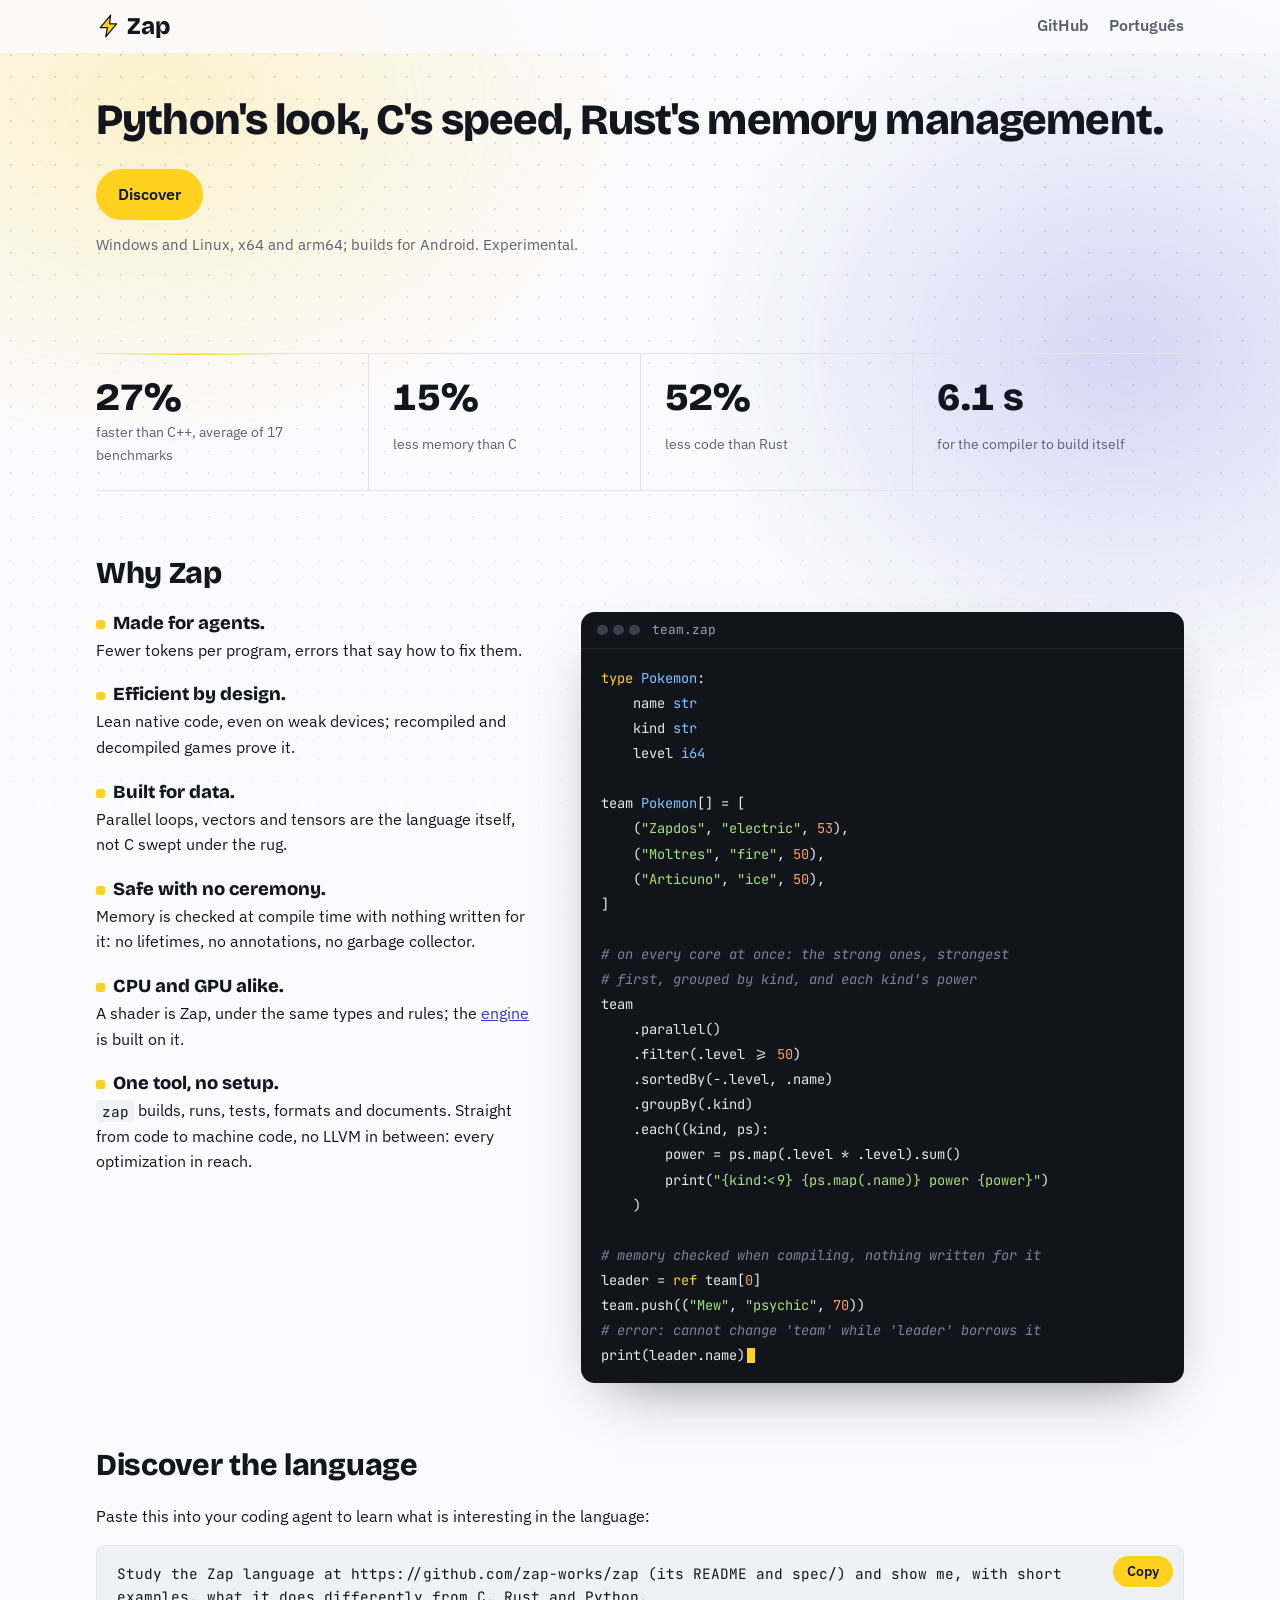
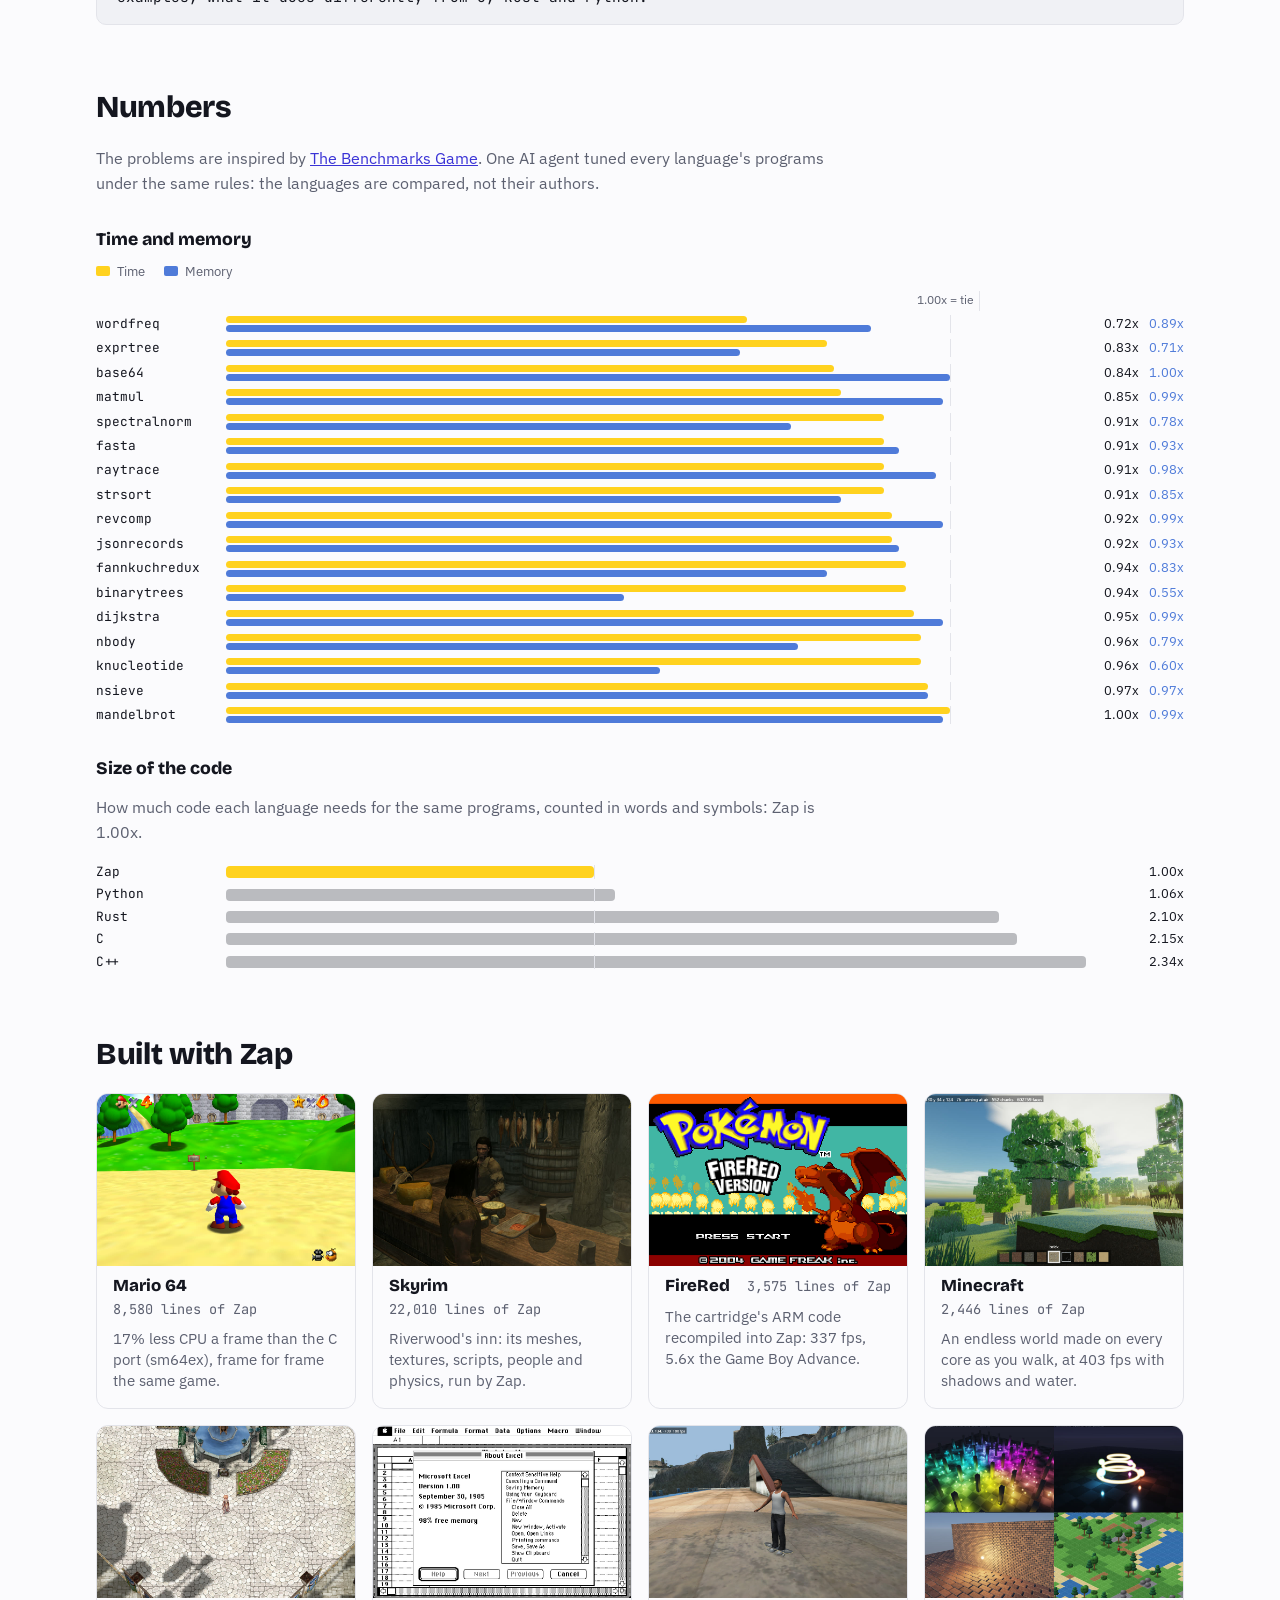
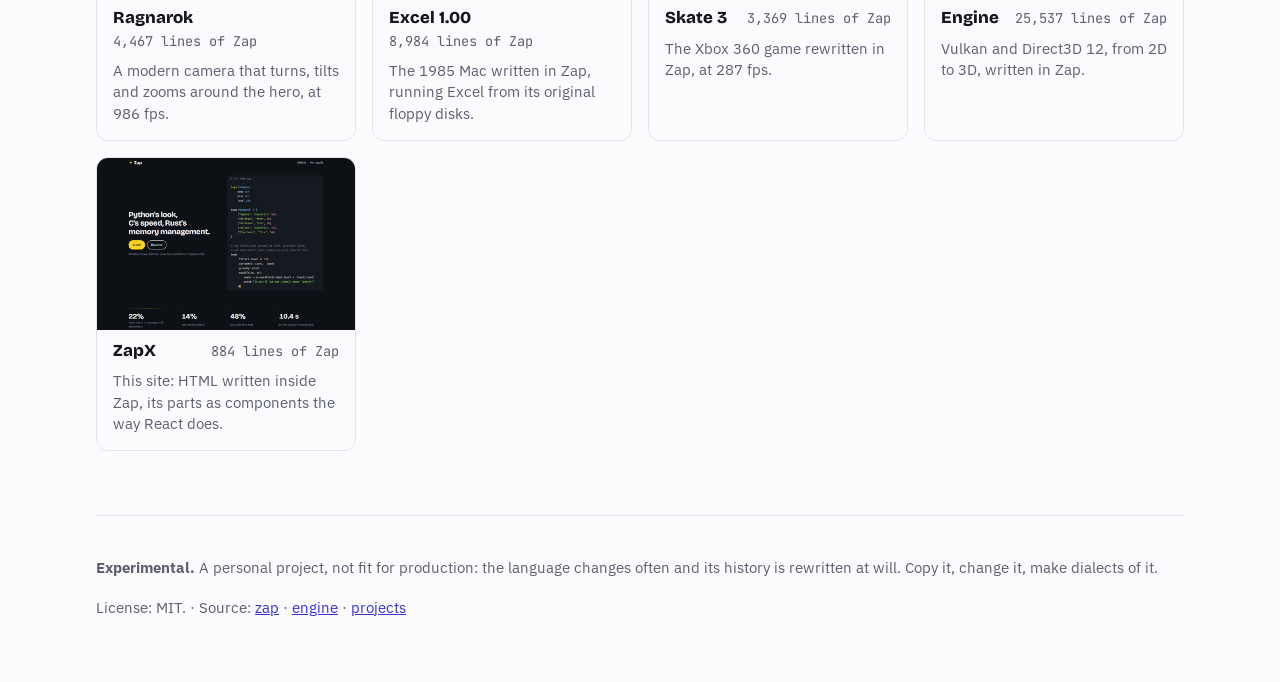
<file: index.html>
<!DOCTYPE html><html lang="en"><head><meta charset="utf-8"><meta name="viewport" content="width=device-width, initial-scale=1"><title>Zap</title><link rel="icon" href="logo.svg" type="image/svg+xml"><link rel="stylesheet" href="style.css"></head><body><script>location.replace(/^pt/i.test(navigator.language || "") ? "pt/index.html" : "en/index.html");</script><header><h1>Zap</h1><noscript><p><a href="en/index.html">English</a> · <a href="pt/index.html" lang="pt">Português</a></p></noscript></header></body></html>
</file>
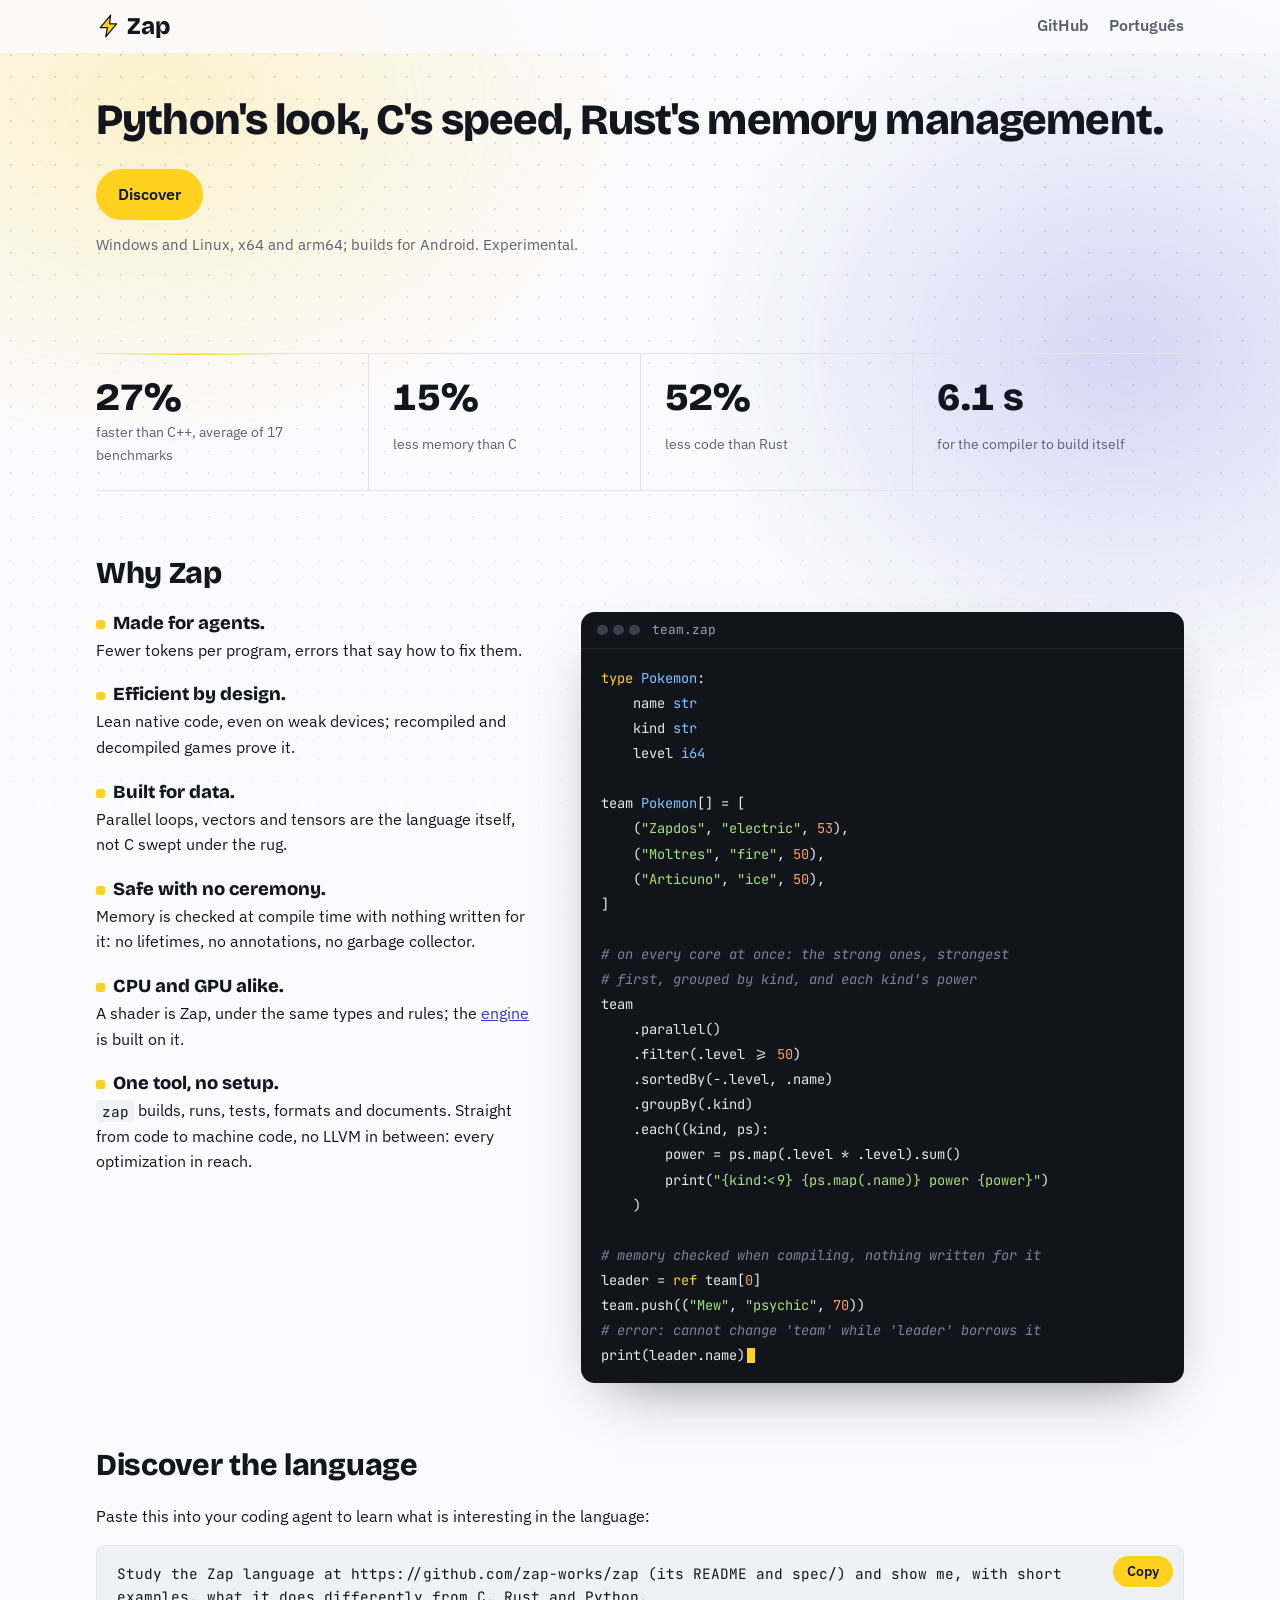
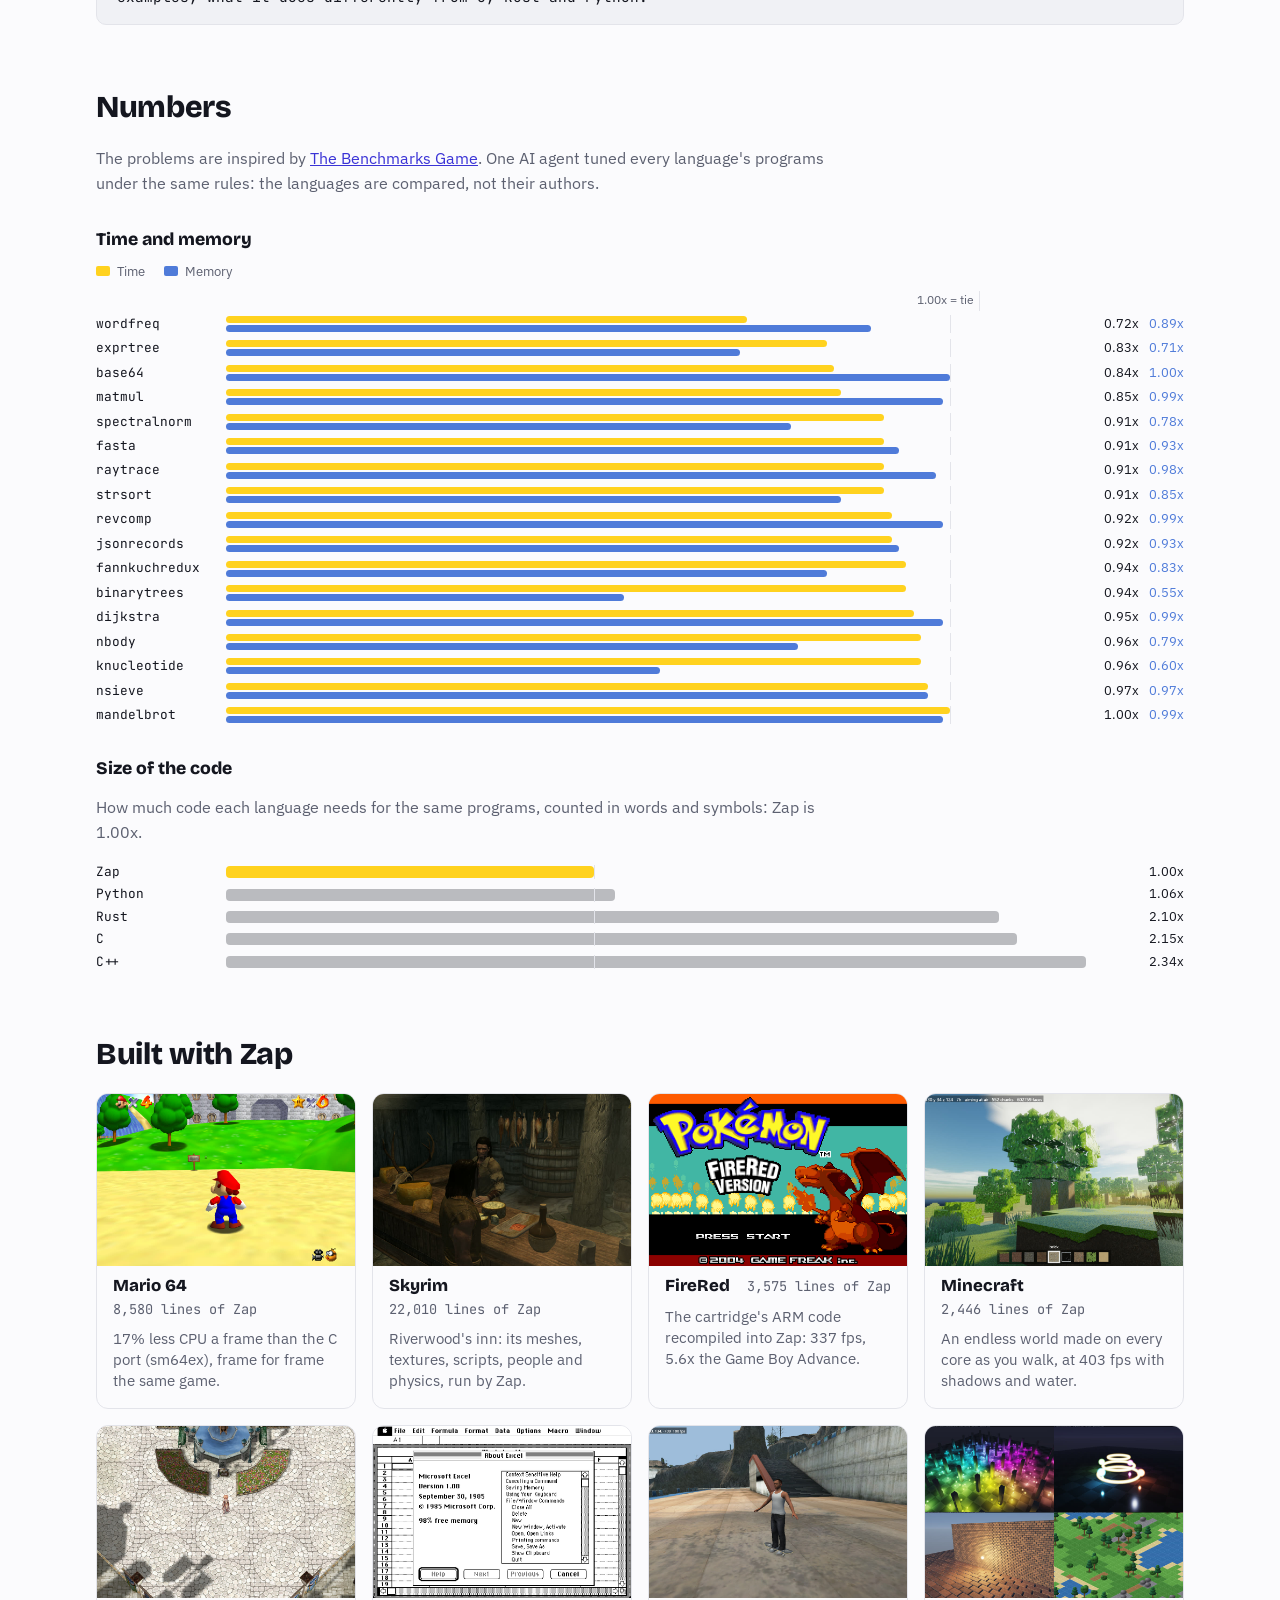
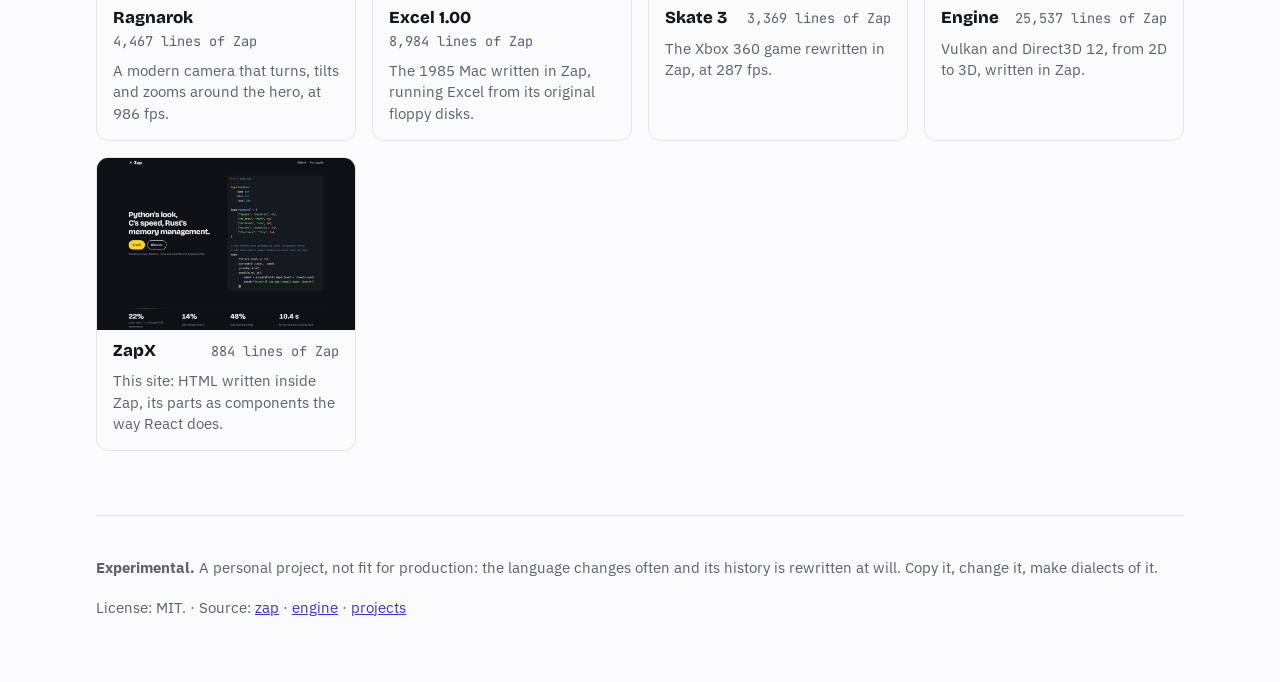
<file: en/index.html>
<!DOCTYPE html><html lang="en"><head><meta charset="utf-8"><meta name="viewport" content="width=device-width, initial-scale=1"><title>Zap</title><link rel="icon" href="../logo.svg" type="image/svg+xml"><meta name="description" content="Python's look, C's speed, Rust's memory management."><link rel="alternate" hreflang="pt" href="../pt/index.html"><link rel="preconnect" href="https://fonts.googleapis.com"><link rel="preconnect" href="https://fonts.gstatic.com" crossorigin=""><link rel="stylesheet" href="https://fonts.googleapis.com/css2?family=Bricolage+Grotesque:opsz,wght@12..96,500;12..96,800&amp;family=IBM+Plex+Sans:wght@400;600&amp;family=JetBrains+Mono:wght@400;600&amp;display=swap"><link rel="stylesheet" href="../style.css"></head><body><nav class="top"><div class="inner"><a class="mark" href="./"><img class="logo" src="../logo.svg" alt="">Zap</a><span class="navlinks"><a href="https://github.com/zap-works/zap">GitHub</a><a href="../pt/index.html" hreflang="pt" lang="pt">Português</a></span></div></nav><div class="wrap"><header class="hero"><div class="pitch"><h1>Python's look, C's speed, Rust's memory management.</h1><p class="actions"><a class="btn primary" href="#discover">Discover</a></p><p class="note">Windows and Linux, x64 and arm64; builds for Android. Experimental.</p></div></header><section class="stats" aria-label="Numbers"><div class="stat"><b data-count="27%" data-point=".">27%</b><span>faster than C++, average of 17 benchmarks</span></div><div class="stat"><b data-count="15%" data-point=".">15%</b><span>less memory than C</span></div><div class="stat"><b data-count="52%" data-point=".">52%</b><span>less code than Rust</span></div><div class="stat"><b data-count="6.1 s" data-point=".">6.1 s</b><span>for the compiler to build itself</span></div></section><section class="reveal"><h2>Why Zap</h2><div class="why"><ul class="points"><li><strong>Made for agents.</strong> Fewer tokens per program, errors that say how to fix them.</li><li><strong>Efficient by design.</strong> Lean native code, even on weak devices; recompiled and decompiled games prove it.</li><li><strong>Built for data.</strong> Parallel loops, vectors and tensors are the language itself, not C swept under the rug.</li><li><strong>Safe with no ceremony.</strong> Memory is checked at compile time with nothing written for it: no lifetimes, no annotations, no garbage collector.</li><li><strong>CPU and GPU alike.</strong> A shader is Zap, under the same types and rules; the <a href="https://github.com/zap-works/zap/tree/main/engine">engine</a> is built on it.</li><li><strong>One tool, no setup.</strong> <code>zap</code> builds, runs, tests, formats and documents. Straight from code to machine code, no LLVM in between: every optimization in reach.</li></ul><figure class="editor"><figcaption><span class="dots"><i></i><i></i><i></i></span>team.zap</figcaption><pre><code><span class="k">type</span> <span class="t">Pokemon</span>:
	name <span class="t">str</span>
	kind <span class="t">str</span>
	level <span class="t">i64</span>

team <span class="t">Pokemon</span>[] = [
	(<span class="s">"Zapdos"</span>, <span class="s">"electric"</span>, <span class="n">53</span>),
	(<span class="s">"Moltres"</span>, <span class="s">"fire"</span>, <span class="n">50</span>),
	(<span class="s">"Articuno"</span>, <span class="s">"ice"</span>, <span class="n">50</span>),
]

<span class="c"># on every core at once: the strong ones, strongest</span>
<span class="c"># first, grouped by kind, and each kind's power</span>
team
	.parallel()
	.filter(.level &gt;= <span class="n">50</span>)
	.sortedBy(-.level, .name)
	.groupBy(.kind)
	.each((kind, ps):
		power = ps.map(.level * .level).sum()
		print(<span class="s">"{kind:&lt;9} {ps.map(.name)} power {power}"</span>)
	)

<span class="c"># memory checked when compiling, nothing written for it</span>
leader = <span class="k">ref</span> team[<span class="n">0</span>]
team.push((<span class="s">"Mew"</span>, <span class="s">"psychic"</span>, <span class="n">70</span>))
<span class="c"># error: cannot change 'team' while 'leader' borrows it</span>
print(leader.name)<span class="cursor" aria-hidden="true"></span></code></pre></figure></div></section><section class="reveal" id="discover"><h2>Discover the language</h2><p>Paste this into your coding agent to learn what is interesting in the language:</p><div class="copybox"><pre id="discoverPrompt">Study the Zap language at https://github.com/zap-works/zap (its README and spec/) and show me, with short examples, what it does differently from C, Rust and Python.</pre><button type="button" data-copy="discoverPrompt" data-done="Copied">Copy</button></div></section><section class="reveal"><h2>Numbers</h2><p class="intro">The problems are inspired by <a href="https://benchmarksgame-team.pages.debian.net/benchmarksgame/">The Benchmarks Game</a>. One AI agent tuned every language's programs under the same rules: the languages are compared, not their authors.</p><h3>Time and memory</h3><div class="linechart"><ul class="keys"><li><span class="swatch"></span>Time</li><li><span class="swatch memory"></span>Memory</li></ul><ul class="chart pair" style="--tie: 83.3%" aria-label="Time and memory"><li class="row axis" aria-hidden="true"><span></span><div class="track"><span class="tie">1.00x = tie</span></div><span></span></li><li class="row" tabindex="0"><span class="name">wordfreq</span><div class="track"><div class="bar" style="--w: 60.0%"></div><div class="bar memory" style="--w: 74.2%"></div></div><span class="value"><span class="">0.72x</span><span class="">0.89x</span></span><span class="tip-box" role="tooltip"><span class="tip-about">Counts how often each word appears in a big text.</span>Time: C 0.58x · C++ 0.34x · Rust 0.72x · Python 0.07x
Memory: C 0.89x · C++ 0.64x · Rust 0.63x · Python 0.11x</span></li><li class="row" tabindex="0"><span class="name">exprtree</span><div class="track"><div class="bar" style="--w: 69.2%"></div><div class="bar memory" style="--w: 59.2%"></div></div><span class="value"><span class="">0.83x</span><span class="">0.71x</span></span><span class="tip-box" role="tooltip"><span class="tip-about">Reads math expressions and works out their results.</span>Time: C 0.70x · C++ 0.83x · Rust 0.80x · Python 0.04x
Memory: C 0.68x · C++ 0.71x · Rust 0.67x · Python 0.08x</span></li><li class="row" tabindex="0"><span class="name">base64</span><div class="track"><div class="bar" style="--w: 70.0%"></div><div class="bar memory" style="--w: 83.3%"></div></div><span class="value"><span class="">0.84x</span><span class="">1.00x</span></span><span class="tip-box" role="tooltip"><span class="tip-about">Turns data into plain text and back, as email attachments do.</span>Time: C 0.82x · C++ 0.76x · Rust 0.84x · Python 0.01x
Memory: C 1.00x · C++ 1.00x · Rust 1.00x · Python 0.16x</span></li><li class="row" tabindex="0"><span class="name">matmul</span><div class="track"><div class="bar" style="--w: 70.8%"></div><div class="bar memory" style="--w: 82.5%"></div></div><span class="value"><span class="">0.85x</span><span class="">0.99x</span></span><span class="tip-box" role="tooltip"><span class="tip-about">Multiplies two big tables of numbers.</span>Time: C 0.85x · C++ 0.84x · Rust 0.66x · Python 0.00x
Memory: C 0.99x · C++ 0.98x · Rust 0.97x · Python 0.20x</span></li><li class="row" tabindex="0"><span class="name">spectralnorm</span><div class="track"><div class="bar" style="--w: 75.8%"></div><div class="bar memory" style="--w: 65.0%"></div></div><span class="value"><span class="">0.91x</span><span class="">0.78x</span></span><span class="tip-box" role="tooltip"><span class="tip-about">Multiplies a huge grid of numbers over and over.</span>Time: C 0.70x · C++ 0.91x · Rust 0.70x · Python 0.00x
Memory: C 0.77x · C++ 0.78x · Rust 0.67x · Python 0.18x</span></li><li class="row" tabindex="0"><span class="name">fasta</span><div class="track"><div class="bar" style="--w: 75.8%"></div><div class="bar memory" style="--w: 77.5%"></div></div><span class="value"><span class="">0.91x</span><span class="">0.93x</span></span><span class="tip-box" role="tooltip"><span class="tip-about">Writes millions of random DNA letters.</span>Time: C 0.72x · C++ 0.91x · Rust 0.87x · Python 0.02x
Memory: C 0.93x · C++ 0.62x · Rust 0.76x · Python 0.21x</span></li><li class="row" tabindex="0"><span class="name">raytrace</span><div class="track"><div class="bar" style="--w: 75.8%"></div><div class="bar memory" style="--w: 81.7%"></div></div><span class="value"><span class="">0.91x</span><span class="">0.98x</span></span><span class="tip-box" role="tooltip"><span class="tip-about">Draws a 3D scene of balls with light and shadows.</span>Time: C 0.91x · C++ 0.89x · Rust 0.61x · Python 0.00x
Memory: C 0.98x · C++ 0.97x · Rust 0.87x · Python 0.39x</span></li><li class="row" tabindex="0"><span class="name">strsort</span><div class="track"><div class="bar" style="--w: 75.8%"></div><div class="bar memory" style="--w: 70.8%"></div></div><span class="value"><span class="">0.91x</span><span class="">0.85x</span></span><span class="tip-box" role="tooltip"><span class="tip-about">Puts millions of words in alphabetical order.</span>Time: C 0.91x · C++ 0.81x · Rust 0.87x · Python 0.05x
Memory: C 0.85x · C++ 0.37x · Rust 0.43x · Python 0.34x</span></li><li class="row" tabindex="0"><span class="name">revcomp</span><div class="track"><div class="bar" style="--w: 76.7%"></div><div class="bar memory" style="--w: 82.5%"></div></div><span class="value"><span class="">0.92x</span><span class="">0.99x</span></span><span class="tip-box" role="tooltip"><span class="tip-about">Reads DNA backwards and swaps each letter for its pair.</span>Time: C 0.92x · C++ 0.43x · Rust 0.62x · Python 0.12x
Memory: C 0.99x · C++ 0.98x · Rust 0.98x · Python 0.36x</span></li><li class="row" tabindex="0"><span class="name">jsonrecords</span><div class="track"><div class="bar" style="--w: 76.7%"></div><div class="bar memory" style="--w: 77.5%"></div></div><span class="value"><span class="">0.92x</span><span class="">0.93x</span></span><span class="tip-box" role="tooltip"><span class="tip-about">Saves a list of records as JSON text and reads it back.</span>Time: C 0.60x · C++ 0.92x · Rust 0.50x · Python 0.09x
Memory: C 0.93x · C++ 0.81x · Rust 0.73x · Python 0.32x</span></li><li class="row" tabindex="0"><span class="name">fannkuchredux</span><div class="track"><div class="bar" style="--w: 78.3%"></div><div class="bar memory" style="--w: 69.2%"></div></div><span class="value"><span class="">0.94x</span><span class="">0.83x</span></span><span class="tip-box" role="tooltip"><span class="tip-about">Shuffles a deck of cards every possible way and flips them.</span>Time: C 0.91x · C++ 0.91x · Rust 0.94x · Python 0.01x
Memory: C 0.83x · C++ 0.76x · Rust 0.68x · Python 0.19x</span></li><li class="row" tabindex="0"><span class="name">binarytrees</span><div class="track"><div class="bar" style="--w: 78.3%"></div><div class="bar memory" style="--w: 45.8%"></div></div><span class="value"><span class="">0.94x</span><span class="">0.55x</span></span><span class="tip-box" role="tooltip"><span class="tip-about">Builds and throws away millions of little trees of data.</span>Time: C 0.11x · C++ 0.94x · Rust 0.77x · Python 0.04x
Memory: C 0.55x · C++ 0.43x · Rust 0.50x · Python 0.52x</span></li><li class="row" tabindex="0"><span class="name">dijkstra</span><div class="track"><div class="bar" style="--w: 79.2%"></div><div class="bar memory" style="--w: 82.5%"></div></div><span class="value"><span class="">0.95x</span><span class="">0.99x</span></span><span class="tip-box" role="tooltip"><span class="tip-about">Finds the shortest way across a big map, as a GPS does.</span>Time: C 0.71x · C++ 0.65x · Rust 0.95x · Python 0.02x
Memory: C 0.99x · C++ 0.99x · Rust 0.99x · Python 0.11x</span></li><li class="row" tabindex="0"><span class="name">nbody</span><div class="track"><div class="bar" style="--w: 80.0%"></div><div class="bar memory" style="--w: 65.8%"></div></div><span class="value"><span class="">0.96x</span><span class="">0.79x</span></span><span class="tip-box" role="tooltip"><span class="tip-about">Moves the planets around the Sun, step by step.</span>Time: C 0.96x · C++ 0.89x · Rust 0.85x · Python 0.00x
Memory: C 0.78x · C++ 0.79x · Rust 0.68x · Python 0.30x</span></li><li class="row" tabindex="0"><span class="name">knucleotide</span><div class="track"><div class="bar" style="--w: 80.0%"></div><div class="bar memory" style="--w: 50.0%"></div></div><span class="value"><span class="">0.96x</span><span class="">0.60x</span></span><span class="tip-box" role="tooltip"><span class="tip-about">Counts the short pieces that repeat in a long DNA text.</span>Time: C 0.70x · C++ 0.89x · Rust 0.96x · Python 0.06x
Memory: C 0.60x · C++ 0.53x · Rust 0.46x · Python 0.31x</span></li><li class="row" tabindex="0"><span class="name">nsieve</span><div class="track"><div class="bar" style="--w: 80.8%"></div><div class="bar memory" style="--w: 80.8%"></div></div><span class="value"><span class="">0.97x</span><span class="">0.97x</span></span><span class="tip-box" role="tooltip"><span class="tip-about">Finds every prime number up to a few million.</span>Time: C 0.95x · C++ 0.97x · Rust 0.83x · Python 0.01x
Memory: C 0.97x · C++ 0.97x · Rust 0.93x · Python 0.63x</span></li><li class="row" tabindex="0"><span class="name">mandelbrot</span><div class="track"><div class="bar" style="--w: 83.3%"></div><div class="bar memory" style="--w: 82.5%"></div></div><span class="value"><span class="">1.00x</span><span class="">0.99x</span></span><span class="tip-box" role="tooltip"><span class="tip-about">Draws a famous fractal picture, pixel by pixel.</span>Time: C 0.63x · C++ 0.98x · Rust 1.00x · Python 0.00x
Memory: C 0.99x · C++ 0.97x · Rust 0.98x · Python 1.79x</span></li></ul></div><h3>Size of the code</h3><p class="intro">How much code each language needs for the same programs, counted in words and symbols: Zap is 1.00x.</p><div class="linechart"><ul class="chart" style="--tie: 40.7%" aria-label="Size of the code"><li class="row" tabindex="0"><span class="name">Zap</span><div class="track"><div class="bar" style="--w: 40.7%"></div></div><span class="value"><span class="">1.00x</span></span></li><li class="row" tabindex="0"><span class="name">Python</span><div class="track"><div class="bar muted" style="--w: 43.1%"></div></div><span class="value"><span class="">1.06x</span></span></li><li class="row" tabindex="0"><span class="name">Rust</span><div class="track"><div class="bar muted" style="--w: 85.5%"></div></div><span class="value"><span class="">2.10x</span></span></li><li class="row" tabindex="0"><span class="name">C</span><div class="track"><div class="bar muted" style="--w: 87.5%"></div></div><span class="value"><span class="">2.15x</span></span></li><li class="row" tabindex="0"><span class="name">C++</span><div class="track"><div class="bar muted" style="--w: 95.2%"></div></div><span class="value"><span class="">2.34x</span></span></li></ul></div></section><section class="reveal"><h2>Built with Zap</h2><ul class="built"><li><img src="../thumbs/mario.jpg" alt="" loading="lazy"><div class="built-name"><a href="https://github.com/zap-works/zap/tree/main/projects/mario">Mario 64</a><span>8,580 lines of Zap</span></div><p>17% less CPU a frame than the C port (sm64ex), frame for frame the same game.</p></li><li><img src="../thumbs/skyrim.jpg" alt="" loading="lazy"><div class="built-name"><a href="https://github.com/zap-works/zap/tree/main/projects/skyrim">Skyrim</a><span>22,010 lines of Zap</span></div><p>Riverwood's inn: its meshes, textures, scripts, people and physics, run by Zap.</p></li><li><img src="../thumbs/firered.jpg" alt="" loading="lazy"><div class="built-name"><a href="https://github.com/zap-works/zap/tree/main/projects/firered">FireRed</a><span>3,575 lines of Zap</span></div><p>The cartridge's ARM code recompiled into Zap: 337 fps, 5.6x the Game Boy Advance.</p></li><li><img src="../thumbs/minecraft.jpg" alt="" loading="lazy"><div class="built-name"><a href="https://github.com/zap-works/zap/tree/main/projects/minecraft">Minecraft</a><span>2,446 lines of Zap</span></div><p>An endless world made on every core as you walk, at 403 fps with shadows and water.</p></li><li><img src="../thumbs/ragnarok.jpg" alt="" loading="lazy"><div class="built-name"><a href="https://github.com/zap-works/zap/tree/main/projects/ragnarok">Ragnarok</a><span>4,467 lines of Zap</span></div><p>A modern camera that turns, tilts and zooms around the hero, at 986 fps.</p></li><li><img src="../thumbs/excel1.jpg" alt="" loading="lazy"><div class="built-name"><a href="https://github.com/zap-works/zap/tree/main/projects/excel1">Excel 1.00</a><span>8,984 lines of Zap</span></div><p>The 1985 Mac written in Zap, running Excel from its original floppy disks.</p></li><li><img src="../thumbs/skate3.jpg" alt="" loading="lazy"><div class="built-name"><a href="https://github.com/zap-works/zap/tree/main/projects/skate3">Skate 3</a><span>3,369 lines of Zap</span></div><p>The Xbox 360 game rewritten in Zap, at 287 fps.</p></li><li><img src="../thumbs/engine.jpg" alt="" loading="lazy"><div class="built-name"><a href="https://github.com/zap-works/zap/tree/main/engine">Engine</a><span>25,537 lines of Zap</span></div><p>Vulkan and Direct3D 12, from 2D to 3D, written in Zap.</p></li><li><img src="../thumbs/zapx.jpg" alt="" loading="lazy"><div class="built-name"><a href="https://github.com/zap-works/zap/tree/main/projects/site">ZapX</a><span>884 lines of Zap</span></div><p>This site: HTML written inside Zap, its parts as components the way React does.</p></li></ul></section><footer><p><strong>Experimental.</strong> A personal project, not fit for production: the language changes often and its history is rewritten at will. Copy it, change it, make dialects of it.</p><p>License: MIT. · Source: <a href="https://github.com/zap-works/zap">zap</a> · <a href="https://github.com/zap-works/zap/tree/main/engine">engine</a> · <a href="https://github.com/zap-works/zap/tree/main/projects">projects</a></p></footer></div><script>(function () {
var bar = document.querySelector(".top");
function scrolled() { bar.classList.toggle("scrolled", window.scrollY > 4); }
addEventListener("scroll", scrolled, { passive: true });
scrolled();
var still = matchMedia("(prefers-reduced-motion: reduce)").matches;
document.querySelectorAll("[data-count]").forEach(function (el) {
  var m = el.dataset.count.match(/^([0-9.]+)(.*)$/);
  if (!m || still) return;
  var end = parseFloat(m[1]), places = (m[1].split(".")[1] || "").length, t0 = null;
  function step(t) {
    if (t0 === null) t0 = t;
    var k = Math.min(1, (t - t0) / 900), e = 1 - Math.pow(1 - k, 3);
    el.textContent = (end * e).toFixed(places).replace(".", el.dataset.point || ".") + m[2];
    if (k < 1) requestAnimationFrame(step);
  }
  requestAnimationFrame(step);
});
if ("IntersectionObserver" in window && !still) {
  var seen = new IntersectionObserver(function (es) {
    es.forEach(function (e) { if (e.isIntersecting) { e.target.classList.add("shown"); seen.unobserve(e.target); } });
  }, { threshold: 0.12 });
  document.querySelectorAll(".reveal").forEach(function (s) { seen.observe(s); });
} else {
  document.querySelectorAll(".reveal").forEach(function (s) { s.classList.add("shown"); });
}
document.querySelectorAll(".row").forEach(function (row) {
  var tip = row.querySelector(".tip-box");
  if (!tip) return;
  function at(e) {
    var r = row.getBoundingClientRect(), half = tip.offsetWidth / 2;
    var x = Math.min(Math.max(e.clientX - r.left, half), r.width - half);
    row.style.setProperty("--tip-x", x + "px");
    row.style.setProperty("--tip-y", (e.clientY - r.top) + "px");
  }
  row.addEventListener("pointermove", at);
  row.addEventListener("pointerdown", function (e) { at(e); row.focus(); });
});
document.querySelectorAll("button[data-copy]").forEach(function (b) {
  b.addEventListener("click", function () {
    var text = document.getElementById(b.dataset.copy).innerText;
    var label = b.textContent;
    navigator.clipboard.writeText(text).then(function () {
      b.textContent = b.dataset.done;
      setTimeout(function () { b.textContent = label; }, 1500);
    }, function () {
      var r = document.createRange();
      r.selectNodeContents(document.getElementById(b.dataset.copy));
      getSelection().removeAllRanges();
      getSelection().addRange(r);
    });
  });
});
})();</script></body></html>
</file>
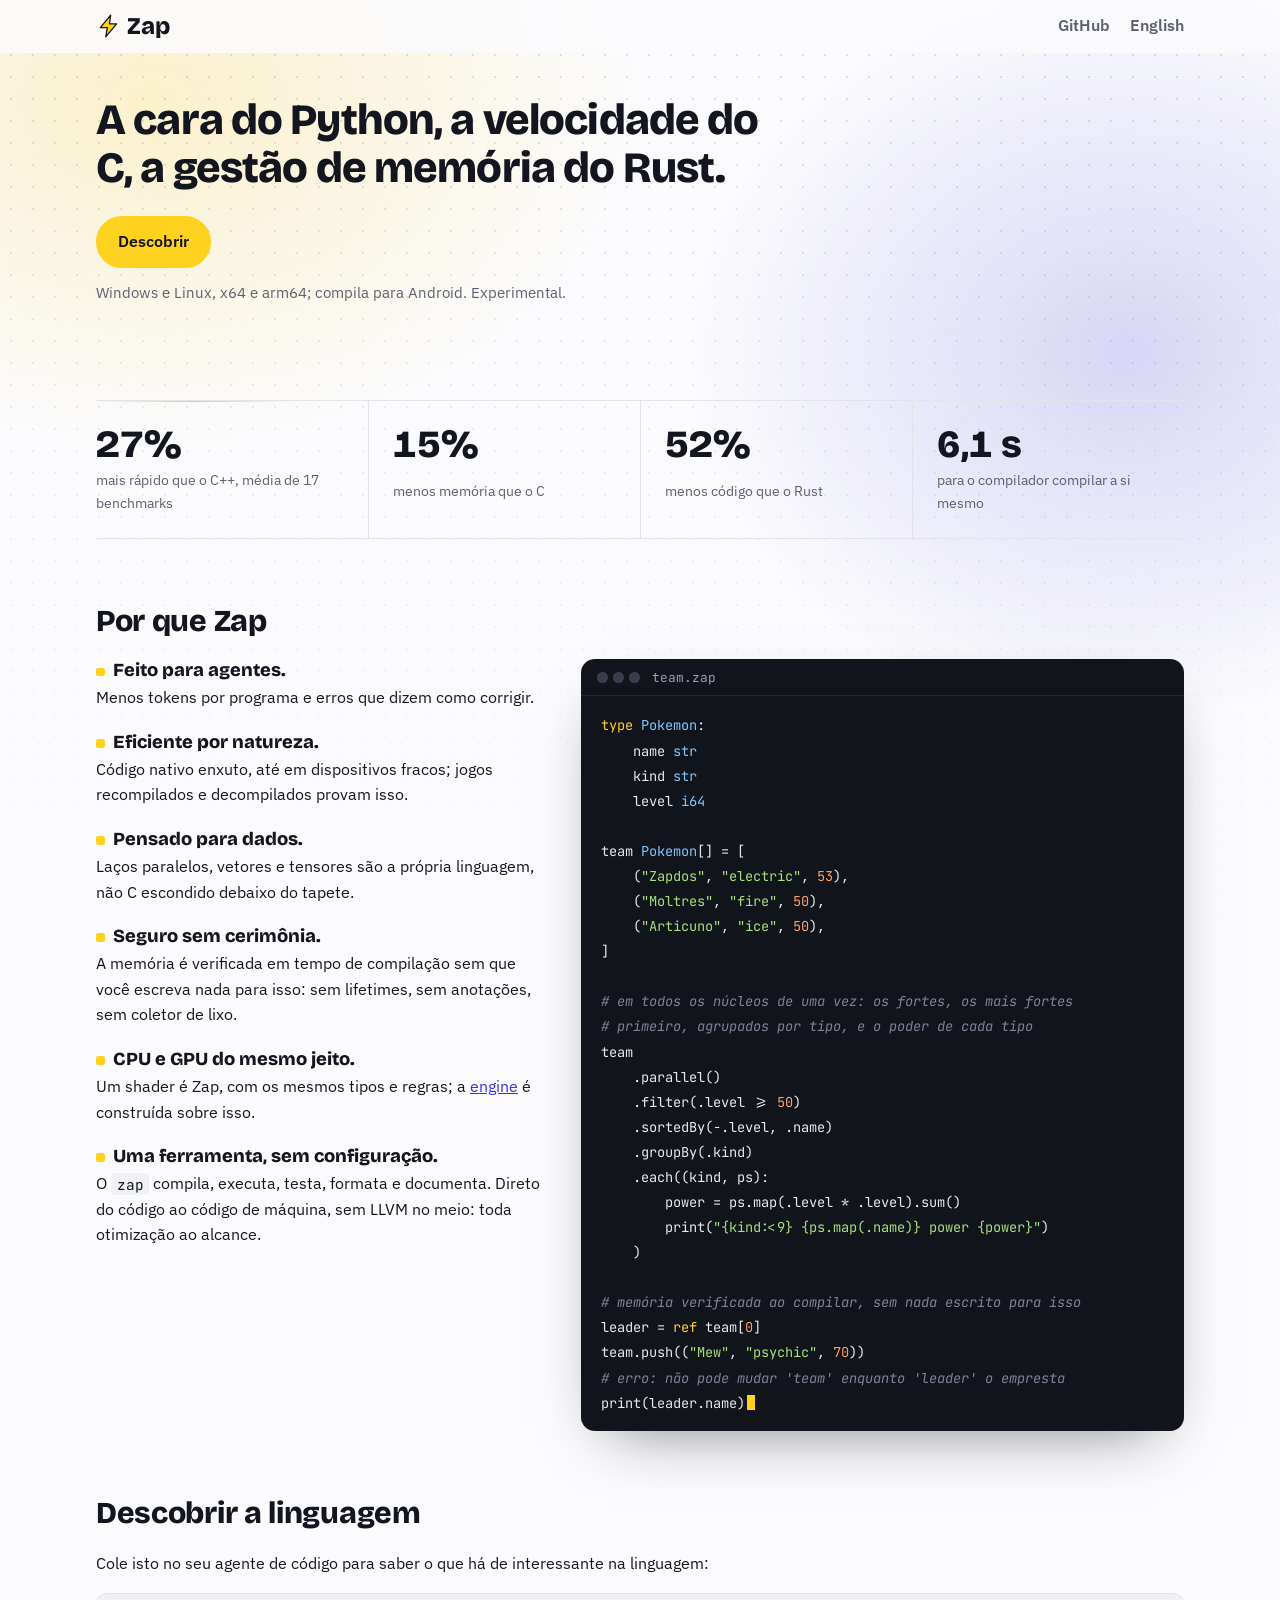
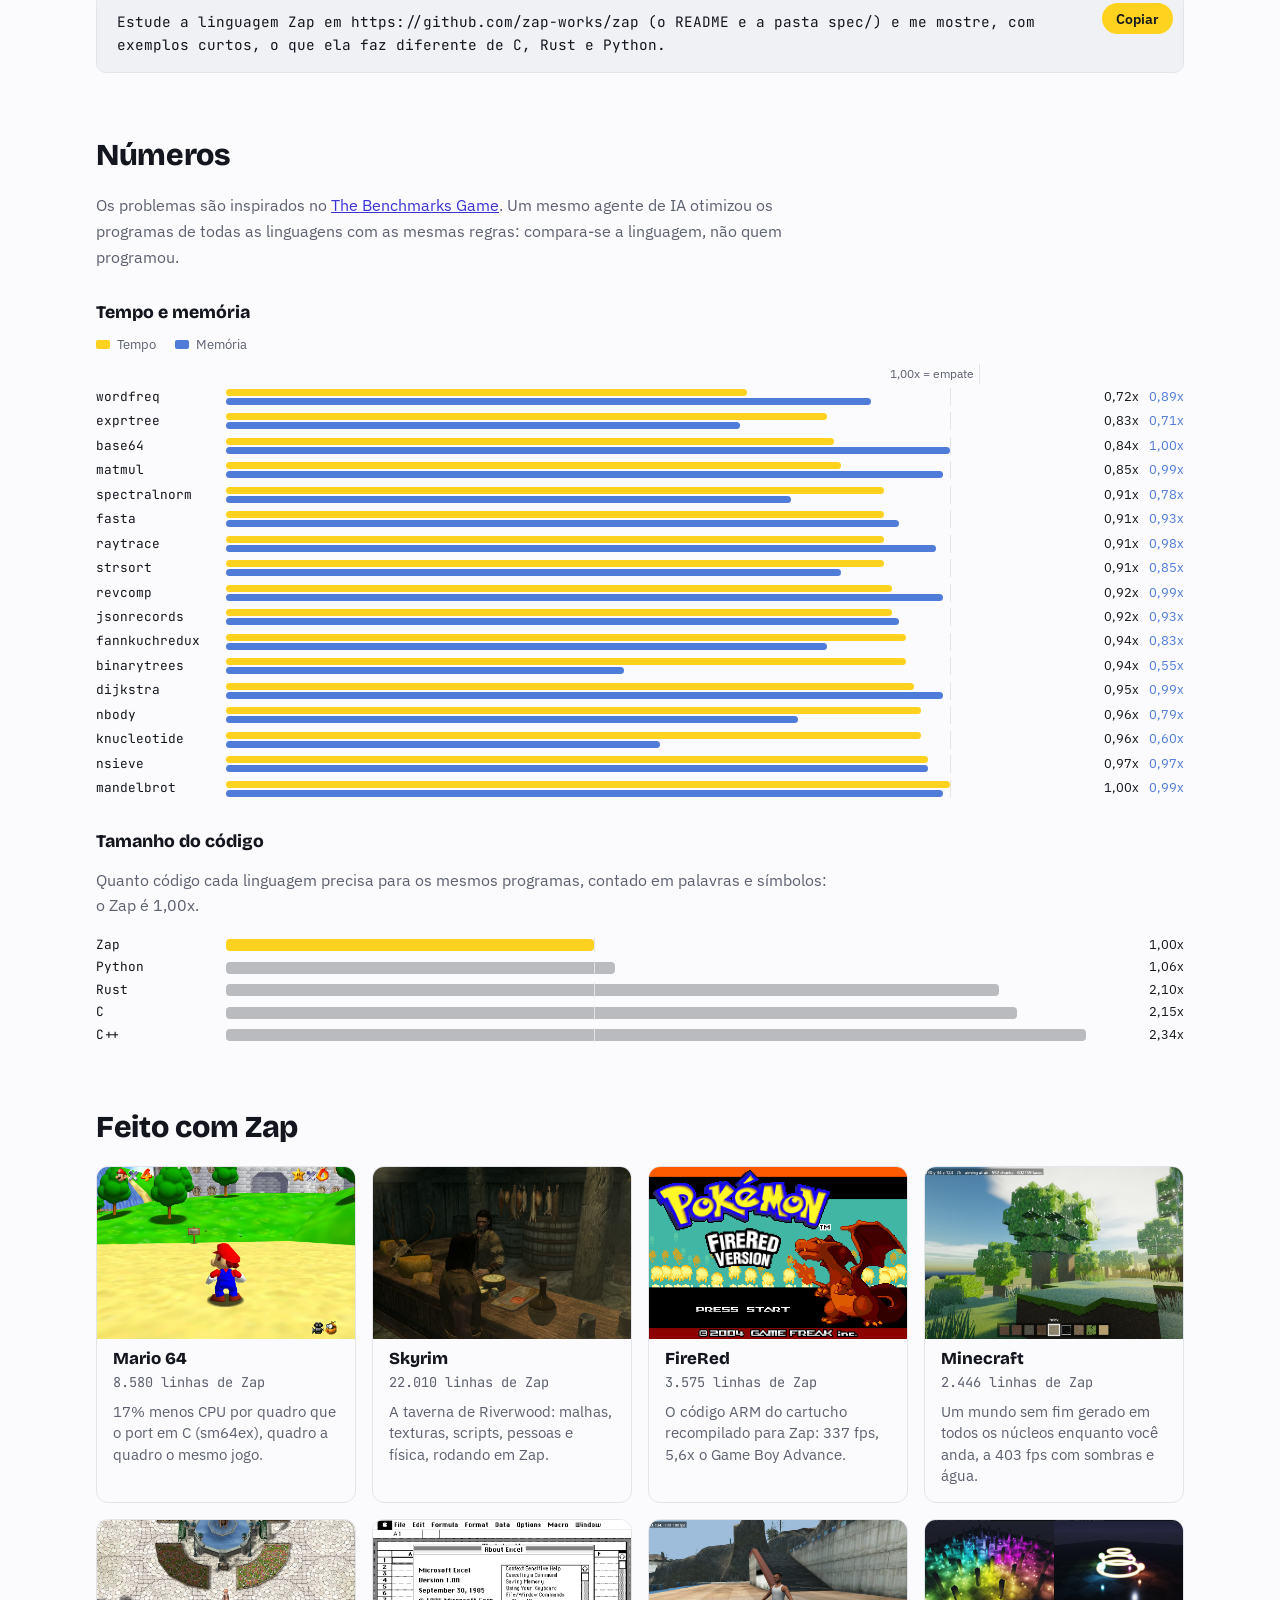
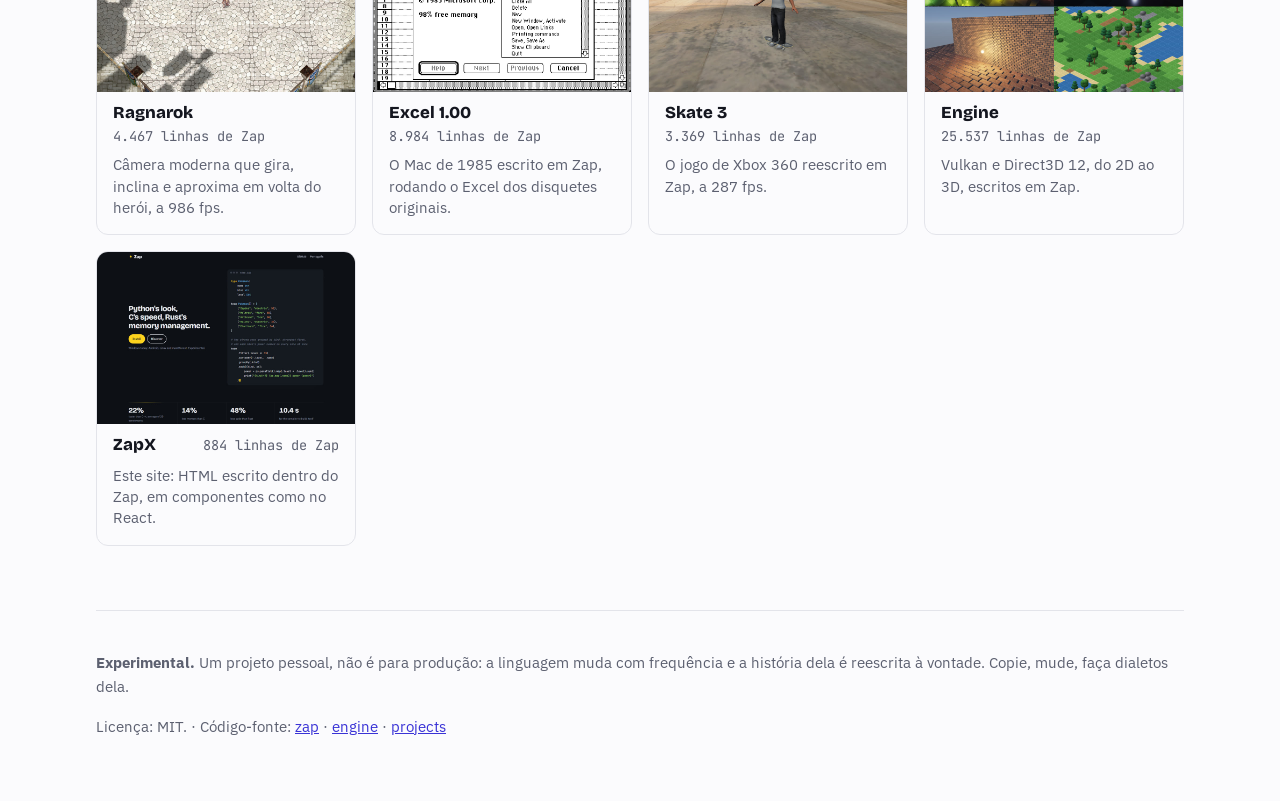
<file: pt/index.html>
<!DOCTYPE html><html lang="pt"><head><meta charset="utf-8"><meta name="viewport" content="width=device-width, initial-scale=1"><title>Zap</title><link rel="icon" href="../logo.svg" type="image/svg+xml"><meta name="description" content="A cara do Python, a velocidade do C, a gestão de memória do Rust."><link rel="alternate" hreflang="en" href="../en/index.html"><link rel="preconnect" href="https://fonts.googleapis.com"><link rel="preconnect" href="https://fonts.gstatic.com" crossorigin=""><link rel="stylesheet" href="https://fonts.googleapis.com/css2?family=Bricolage+Grotesque:opsz,wght@12..96,500;12..96,800&amp;family=IBM+Plex+Sans:wght@400;600&amp;family=JetBrains+Mono:wght@400;600&amp;display=swap"><link rel="stylesheet" href="../style.css"></head><body><nav class="top"><div class="inner"><a class="mark" href="./"><img class="logo" src="../logo.svg" alt="">Zap</a><span class="navlinks"><a href="https://github.com/zap-works/zap">GitHub</a><a href="../en/index.html" hreflang="en" lang="en">English</a></span></div></nav><div class="wrap"><header class="hero"><div class="pitch"><h1>A cara do Python, a velocidade do C, a gestão de memória do Rust.</h1><p class="actions"><a class="btn primary" href="#discover">Descobrir</a></p><p class="note">Windows e Linux, x64 e arm64; compila para Android. Experimental.</p></div></header><section class="stats" aria-label="Números"><div class="stat"><b data-count="27%" data-point=",">27%</b><span>mais rápido que o C++, média de 17 benchmarks</span></div><div class="stat"><b data-count="15%" data-point=",">15%</b><span>menos memória que o C</span></div><div class="stat"><b data-count="52%" data-point=",">52%</b><span>menos código que o Rust</span></div><div class="stat"><b data-count="6.1 s" data-point=",">6,1 s</b><span>para o compilador compilar a si mesmo</span></div></section><section class="reveal"><h2>Por que Zap</h2><div class="why"><ul class="points"><li><strong>Feito para agentes.</strong> Menos tokens por programa e erros que dizem como corrigir.</li><li><strong>Eficiente por natureza.</strong> Código nativo enxuto, até em dispositivos fracos; jogos recompilados e decompilados provam isso.</li><li><strong>Pensado para dados.</strong> Laços paralelos, vetores e tensores são a própria linguagem, não C escondido debaixo do tapete.</li><li><strong>Seguro sem cerimônia.</strong> A memória é verificada em tempo de compilação sem que você escreva nada para isso: sem lifetimes, sem anotações, sem coletor de lixo.</li><li><strong>CPU e GPU do mesmo jeito.</strong> Um shader é Zap, com os mesmos tipos e regras; a <a href="https://github.com/zap-works/zap/tree/main/engine">engine</a> é construída sobre isso.</li><li><strong>Uma ferramenta, sem configuração.</strong> O <code>zap</code> compila, executa, testa, formata e documenta. Direto do código ao código de máquina, sem LLVM no meio: toda otimização ao alcance.</li></ul><figure class="editor"><figcaption><span class="dots"><i></i><i></i><i></i></span>team.zap</figcaption><pre><code><span class="k">type</span> <span class="t">Pokemon</span>:
	name <span class="t">str</span>
	kind <span class="t">str</span>
	level <span class="t">i64</span>

team <span class="t">Pokemon</span>[] = [
	(<span class="s">"Zapdos"</span>, <span class="s">"electric"</span>, <span class="n">53</span>),
	(<span class="s">"Moltres"</span>, <span class="s">"fire"</span>, <span class="n">50</span>),
	(<span class="s">"Articuno"</span>, <span class="s">"ice"</span>, <span class="n">50</span>),
]

<span class="c"># em todos os núcleos de uma vez: os fortes, os mais fortes</span>
<span class="c"># primeiro, agrupados por tipo, e o poder de cada tipo</span>
team
	.parallel()
	.filter(.level &gt;= <span class="n">50</span>)
	.sortedBy(-.level, .name)
	.groupBy(.kind)
	.each((kind, ps):
		power = ps.map(.level * .level).sum()
		print(<span class="s">"{kind:&lt;9} {ps.map(.name)} power {power}"</span>)
	)

<span class="c"># memória verificada ao compilar, sem nada escrito para isso</span>
leader = <span class="k">ref</span> team[<span class="n">0</span>]
team.push((<span class="s">"Mew"</span>, <span class="s">"psychic"</span>, <span class="n">70</span>))
<span class="c"># erro: não pode mudar 'team' enquanto 'leader' o empresta</span>
print(leader.name)<span class="cursor" aria-hidden="true"></span></code></pre></figure></div></section><section class="reveal" id="discover"><h2>Descobrir a linguagem</h2><p>Cole isto no seu agente de código para saber o que há de interessante na linguagem:</p><div class="copybox"><pre id="discoverPrompt">Estude a linguagem Zap em https://github.com/zap-works/zap (o README e a pasta spec/) e me mostre, com exemplos curtos, o que ela faz diferente de C, Rust e Python.</pre><button type="button" data-copy="discoverPrompt" data-done="Copiado">Copiar</button></div></section><section class="reveal"><h2>Números</h2><p class="intro">Os problemas são inspirados no <a href="https://benchmarksgame-team.pages.debian.net/benchmarksgame/">The Benchmarks Game</a>. Um mesmo agente de IA otimizou os programas de todas as linguagens com as mesmas regras: compara-se a linguagem, não quem programou.</p><h3>Tempo e memória</h3><div class="linechart"><ul class="keys"><li><span class="swatch"></span>Tempo</li><li><span class="swatch memory"></span>Memória</li></ul><ul class="chart pair" style="--tie: 83.3%" aria-label="Tempo e memória"><li class="row axis" aria-hidden="true"><span></span><div class="track"><span class="tie">1,00x = empate</span></div><span></span></li><li class="row" tabindex="0"><span class="name">wordfreq</span><div class="track"><div class="bar" style="--w: 60.0%"></div><div class="bar memory" style="--w: 74.2%"></div></div><span class="value"><span class="">0,72x</span><span class="">0,89x</span></span><span class="tip-box" role="tooltip"><span class="tip-about">Conta quantas vezes cada palavra aparece num texto grande.</span>Tempo: C 0,58x · C++ 0,34x · Rust 0,72x · Python 0,07x
Memória: C 0,89x · C++ 0,64x · Rust 0,63x · Python 0,11x</span></li><li class="row" tabindex="0"><span class="name">exprtree</span><div class="track"><div class="bar" style="--w: 69.2%"></div><div class="bar memory" style="--w: 59.2%"></div></div><span class="value"><span class="">0,83x</span><span class="">0,71x</span></span><span class="tip-box" role="tooltip"><span class="tip-about">Lê contas de matemática e calcula o resultado.</span>Tempo: C 0,70x · C++ 0,83x · Rust 0,80x · Python 0,04x
Memória: C 0,68x · C++ 0,71x · Rust 0,67x · Python 0,08x</span></li><li class="row" tabindex="0"><span class="name">base64</span><div class="track"><div class="bar" style="--w: 70.0%"></div><div class="bar memory" style="--w: 83.3%"></div></div><span class="value"><span class="">0,84x</span><span class="">1,00x</span></span><span class="tip-box" role="tooltip"><span class="tip-about">Transforma dados em texto e volta, como nos anexos de e-mail.</span>Tempo: C 0,82x · C++ 0,76x · Rust 0,84x · Python 0,01x
Memória: C 1,00x · C++ 1,00x · Rust 1,00x · Python 0,16x</span></li><li class="row" tabindex="0"><span class="name">matmul</span><div class="track"><div class="bar" style="--w: 70.8%"></div><div class="bar memory" style="--w: 82.5%"></div></div><span class="value"><span class="">0,85x</span><span class="">0,99x</span></span><span class="tip-box" role="tooltip"><span class="tip-about">Multiplica duas tabelas grandes de números.</span>Tempo: C 0,85x · C++ 0,84x · Rust 0,66x · Python 0,00x
Memória: C 0,99x · C++ 0,98x · Rust 0,97x · Python 0,20x</span></li><li class="row" tabindex="0"><span class="name">spectralnorm</span><div class="track"><div class="bar" style="--w: 75.8%"></div><div class="bar memory" style="--w: 65.0%"></div></div><span class="value"><span class="">0,91x</span><span class="">0,78x</span></span><span class="tip-box" role="tooltip"><span class="tip-about">Multiplica uma grade enorme de números, de novo e de novo.</span>Tempo: C 0,70x · C++ 0,91x · Rust 0,70x · Python 0,00x
Memória: C 0,77x · C++ 0,78x · Rust 0,67x · Python 0,18x</span></li><li class="row" tabindex="0"><span class="name">fasta</span><div class="track"><div class="bar" style="--w: 75.8%"></div><div class="bar memory" style="--w: 77.5%"></div></div><span class="value"><span class="">0,91x</span><span class="">0,93x</span></span><span class="tip-box" role="tooltip"><span class="tip-about">Escreve milhões de letras de DNA aleatórias.</span>Tempo: C 0,72x · C++ 0,91x · Rust 0,87x · Python 0,02x
Memória: C 0,93x · C++ 0,62x · Rust 0,76x · Python 0,21x</span></li><li class="row" tabindex="0"><span class="name">raytrace</span><div class="track"><div class="bar" style="--w: 75.8%"></div><div class="bar memory" style="--w: 81.7%"></div></div><span class="value"><span class="">0,91x</span><span class="">0,98x</span></span><span class="tip-box" role="tooltip"><span class="tip-about">Desenha uma cena 3D de bolas com luz e sombra.</span>Tempo: C 0,91x · C++ 0,89x · Rust 0,61x · Python 0,00x
Memória: C 0,98x · C++ 0,97x · Rust 0,87x · Python 0,39x</span></li><li class="row" tabindex="0"><span class="name">strsort</span><div class="track"><div class="bar" style="--w: 75.8%"></div><div class="bar memory" style="--w: 70.8%"></div></div><span class="value"><span class="">0,91x</span><span class="">0,85x</span></span><span class="tip-box" role="tooltip"><span class="tip-about">Põe milhões de palavras em ordem alfabética.</span>Tempo: C 0,91x · C++ 0,81x · Rust 0,87x · Python 0,05x
Memória: C 0,85x · C++ 0,37x · Rust 0,43x · Python 0,34x</span></li><li class="row" tabindex="0"><span class="name">revcomp</span><div class="track"><div class="bar" style="--w: 76.7%"></div><div class="bar memory" style="--w: 82.5%"></div></div><span class="value"><span class="">0,92x</span><span class="">0,99x</span></span><span class="tip-box" role="tooltip"><span class="tip-about">Lê o DNA de trás para frente e troca cada letra pelo seu par.</span>Tempo: C 0,92x · C++ 0,43x · Rust 0,62x · Python 0,12x
Memória: C 0,99x · C++ 0,98x · Rust 0,98x · Python 0,36x</span></li><li class="row" tabindex="0"><span class="name">jsonrecords</span><div class="track"><div class="bar" style="--w: 76.7%"></div><div class="bar memory" style="--w: 77.5%"></div></div><span class="value"><span class="">0,92x</span><span class="">0,93x</span></span><span class="tip-box" role="tooltip"><span class="tip-about">Salva uma lista de registros como texto JSON e lê de volta.</span>Tempo: C 0,60x · C++ 0,92x · Rust 0,50x · Python 0,09x
Memória: C 0,93x · C++ 0,81x · Rust 0,73x · Python 0,32x</span></li><li class="row" tabindex="0"><span class="name">fannkuchredux</span><div class="track"><div class="bar" style="--w: 78.3%"></div><div class="bar memory" style="--w: 69.2%"></div></div><span class="value"><span class="">0,94x</span><span class="">0,83x</span></span><span class="tip-box" role="tooltip"><span class="tip-about">Embaralha um baralho de todos os jeitos possíveis e vira as cartas.</span>Tempo: C 0,91x · C++ 0,91x · Rust 0,94x · Python 0,01x
Memória: C 0,83x · C++ 0,76x · Rust 0,68x · Python 0,19x</span></li><li class="row" tabindex="0"><span class="name">binarytrees</span><div class="track"><div class="bar" style="--w: 78.3%"></div><div class="bar memory" style="--w: 45.8%"></div></div><span class="value"><span class="">0,94x</span><span class="">0,55x</span></span><span class="tip-box" role="tooltip"><span class="tip-about">Monta e joga fora milhões de pequenas árvores de dados.</span>Tempo: C 0,11x · C++ 0,94x · Rust 0,77x · Python 0,04x
Memória: C 0,55x · C++ 0,43x · Rust 0,50x · Python 0,52x</span></li><li class="row" tabindex="0"><span class="name">dijkstra</span><div class="track"><div class="bar" style="--w: 79.2%"></div><div class="bar memory" style="--w: 82.5%"></div></div><span class="value"><span class="">0,95x</span><span class="">0,99x</span></span><span class="tip-box" role="tooltip"><span class="tip-about">Acha o caminho mais curto num mapa grande, como um GPS.</span>Tempo: C 0,71x · C++ 0,65x · Rust 0,95x · Python 0,02x
Memória: C 0,99x · C++ 0,99x · Rust 0,99x · Python 0,11x</span></li><li class="row" tabindex="0"><span class="name">nbody</span><div class="track"><div class="bar" style="--w: 80.0%"></div><div class="bar memory" style="--w: 65.8%"></div></div><span class="value"><span class="">0,96x</span><span class="">0,79x</span></span><span class="tip-box" role="tooltip"><span class="tip-about">Move os planetas em volta do Sol, passo a passo.</span>Tempo: C 0,96x · C++ 0,89x · Rust 0,85x · Python 0,00x
Memória: C 0,78x · C++ 0,79x · Rust 0,68x · Python 0,30x</span></li><li class="row" tabindex="0"><span class="name">knucleotide</span><div class="track"><div class="bar" style="--w: 80.0%"></div><div class="bar memory" style="--w: 50.0%"></div></div><span class="value"><span class="">0,96x</span><span class="">0,60x</span></span><span class="tip-box" role="tooltip"><span class="tip-about">Conta os pedacinhos que se repetem num texto longo de DNA.</span>Tempo: C 0,70x · C++ 0,89x · Rust 0,96x · Python 0,06x
Memória: C 0,60x · C++ 0,53x · Rust 0,46x · Python 0,31x</span></li><li class="row" tabindex="0"><span class="name">nsieve</span><div class="track"><div class="bar" style="--w: 80.8%"></div><div class="bar memory" style="--w: 80.8%"></div></div><span class="value"><span class="">0,97x</span><span class="">0,97x</span></span><span class="tip-box" role="tooltip"><span class="tip-about">Acha todos os números primos até alguns milhões.</span>Tempo: C 0,95x · C++ 0,97x · Rust 0,83x · Python 0,01x
Memória: C 0,97x · C++ 0,97x · Rust 0,93x · Python 0,63x</span></li><li class="row" tabindex="0"><span class="name">mandelbrot</span><div class="track"><div class="bar" style="--w: 83.3%"></div><div class="bar memory" style="--w: 82.5%"></div></div><span class="value"><span class="">1,00x</span><span class="">0,99x</span></span><span class="tip-box" role="tooltip"><span class="tip-about">Desenha um fractal famoso, pixel por pixel.</span>Tempo: C 0,63x · C++ 0,98x · Rust 1,00x · Python 0,00x
Memória: C 0,99x · C++ 0,97x · Rust 0,98x · Python 1,79x</span></li></ul></div><h3>Tamanho do código</h3><p class="intro">Quanto código cada linguagem precisa para os mesmos programas, contado em palavras e símbolos: o Zap é 1,00x.</p><div class="linechart"><ul class="chart" style="--tie: 40.7%" aria-label="Tamanho do código"><li class="row" tabindex="0"><span class="name">Zap</span><div class="track"><div class="bar" style="--w: 40.7%"></div></div><span class="value"><span class="">1,00x</span></span></li><li class="row" tabindex="0"><span class="name">Python</span><div class="track"><div class="bar muted" style="--w: 43.1%"></div></div><span class="value"><span class="">1,06x</span></span></li><li class="row" tabindex="0"><span class="name">Rust</span><div class="track"><div class="bar muted" style="--w: 85.5%"></div></div><span class="value"><span class="">2,10x</span></span></li><li class="row" tabindex="0"><span class="name">C</span><div class="track"><div class="bar muted" style="--w: 87.5%"></div></div><span class="value"><span class="">2,15x</span></span></li><li class="row" tabindex="0"><span class="name">C++</span><div class="track"><div class="bar muted" style="--w: 95.2%"></div></div><span class="value"><span class="">2,34x</span></span></li></ul></div></section><section class="reveal"><h2>Feito com Zap</h2><ul class="built"><li><img src="../thumbs/mario.jpg" alt="" loading="lazy"><div class="built-name"><a href="https://github.com/zap-works/zap/tree/main/projects/mario">Mario 64</a><span>8.580 linhas de Zap</span></div><p>17% menos CPU por quadro que o port em C (sm64ex), quadro a quadro o mesmo jogo.</p></li><li><img src="../thumbs/skyrim.jpg" alt="" loading="lazy"><div class="built-name"><a href="https://github.com/zap-works/zap/tree/main/projects/skyrim">Skyrim</a><span>22.010 linhas de Zap</span></div><p>A taverna de Riverwood: malhas, texturas, scripts, pessoas e física, rodando em Zap.</p></li><li><img src="../thumbs/firered.jpg" alt="" loading="lazy"><div class="built-name"><a href="https://github.com/zap-works/zap/tree/main/projects/firered">FireRed</a><span>3.575 linhas de Zap</span></div><p>O código ARM do cartucho recompilado para Zap: 337 fps, 5,6x o Game Boy Advance.</p></li><li><img src="../thumbs/minecraft.jpg" alt="" loading="lazy"><div class="built-name"><a href="https://github.com/zap-works/zap/tree/main/projects/minecraft">Minecraft</a><span>2.446 linhas de Zap</span></div><p>Um mundo sem fim gerado em todos os núcleos enquanto você anda, a 403 fps com sombras e água.</p></li><li><img src="../thumbs/ragnarok.jpg" alt="" loading="lazy"><div class="built-name"><a href="https://github.com/zap-works/zap/tree/main/projects/ragnarok">Ragnarok</a><span>4.467 linhas de Zap</span></div><p>Câmera moderna que gira, inclina e aproxima em volta do herói, a 986 fps.</p></li><li><img src="../thumbs/excel1.jpg" alt="" loading="lazy"><div class="built-name"><a href="https://github.com/zap-works/zap/tree/main/projects/excel1">Excel 1.00</a><span>8.984 linhas de Zap</span></div><p>O Mac de 1985 escrito em Zap, rodando o Excel dos disquetes originais.</p></li><li><img src="../thumbs/skate3.jpg" alt="" loading="lazy"><div class="built-name"><a href="https://github.com/zap-works/zap/tree/main/projects/skate3">Skate 3</a><span>3.369 linhas de Zap</span></div><p>O jogo de Xbox 360 reescrito em Zap, a 287 fps.</p></li><li><img src="../thumbs/engine.jpg" alt="" loading="lazy"><div class="built-name"><a href="https://github.com/zap-works/zap/tree/main/engine">Engine</a><span>25.537 linhas de Zap</span></div><p>Vulkan e Direct3D 12, do 2D ao 3D, escritos em Zap.</p></li><li><img src="../thumbs/zapx.jpg" alt="" loading="lazy"><div class="built-name"><a href="https://github.com/zap-works/zap/tree/main/projects/site">ZapX</a><span>884 linhas de Zap</span></div><p>Este site: HTML escrito dentro do Zap, em componentes como no React.</p></li></ul></section><footer><p><strong>Experimental.</strong> Um projeto pessoal, não é para produção: a linguagem muda com frequência e a história dela é reescrita à vontade. Copie, mude, faça dialetos dela.</p><p>Licença: MIT. · Código-fonte: <a href="https://github.com/zap-works/zap">zap</a> · <a href="https://github.com/zap-works/zap/tree/main/engine">engine</a> · <a href="https://github.com/zap-works/zap/tree/main/projects">projects</a></p></footer></div><script>(function () {
var bar = document.querySelector(".top");
function scrolled() { bar.classList.toggle("scrolled", window.scrollY > 4); }
addEventListener("scroll", scrolled, { passive: true });
scrolled();
var still = matchMedia("(prefers-reduced-motion: reduce)").matches;
document.querySelectorAll("[data-count]").forEach(function (el) {
  var m = el.dataset.count.match(/^([0-9.]+)(.*)$/);
  if (!m || still) return;
  var end = parseFloat(m[1]), places = (m[1].split(".")[1] || "").length, t0 = null;
  function step(t) {
    if (t0 === null) t0 = t;
    var k = Math.min(1, (t - t0) / 900), e = 1 - Math.pow(1 - k, 3);
    el.textContent = (end * e).toFixed(places).replace(".", el.dataset.point || ".") + m[2];
    if (k < 1) requestAnimationFrame(step);
  }
  requestAnimationFrame(step);
});
if ("IntersectionObserver" in window && !still) {
  var seen = new IntersectionObserver(function (es) {
    es.forEach(function (e) { if (e.isIntersecting) { e.target.classList.add("shown"); seen.unobserve(e.target); } });
  }, { threshold: 0.12 });
  document.querySelectorAll(".reveal").forEach(function (s) { seen.observe(s); });
} else {
  document.querySelectorAll(".reveal").forEach(function (s) { s.classList.add("shown"); });
}
document.querySelectorAll(".row").forEach(function (row) {
  var tip = row.querySelector(".tip-box");
  if (!tip) return;
  function at(e) {
    var r = row.getBoundingClientRect(), half = tip.offsetWidth / 2;
    var x = Math.min(Math.max(e.clientX - r.left, half), r.width - half);
    row.style.setProperty("--tip-x", x + "px");
    row.style.setProperty("--tip-y", (e.clientY - r.top) + "px");
  }
  row.addEventListener("pointermove", at);
  row.addEventListener("pointerdown", function (e) { at(e); row.focus(); });
});
document.querySelectorAll("button[data-copy]").forEach(function (b) {
  b.addEventListener("click", function () {
    var text = document.getElementById(b.dataset.copy).innerText;
    var label = b.textContent;
    navigator.clipboard.writeText(text).then(function () {
      b.textContent = b.dataset.done;
      setTimeout(function () { b.textContent = label; }, 1500);
    }, function () {
      var r = document.createRange();
      r.selectNodeContents(document.getElementById(b.dataset.copy));
      getSelection().removeAllRanges();
      getSelection().addRange(r);
    });
  });
});
})();</script></body></html>
</file>
<file: style.css>
/* Layout: one column of sections, the hero two (the pitch, the code) that stack on phones. */
:root {
	--bg: #fbfbfd;
	--fg: #14161f;
	--muted: #5c6070;
	--line: #e3e4ea;
	--panel: #f0f1f5;
	--accent: #ffd21f;
	--accent-ink: #14161f;
	--link: #3a33d6;
	--win: #12805c;
	--loss: #c2362f;
	--memory: #4f7bd9;
	--code-bg: #12141c;
	--code-fg: #e7e8ee;
	--display: "Bricolage Grotesque", "Segoe UI", system-ui, sans-serif;
	--body: "IBM Plex Sans", "Segoe UI", system-ui, sans-serif;
	--mono: "JetBrains Mono", "Cascadia Mono", Consolas, monospace;
}

@media (prefers-color-scheme: dark) {
	:root {
		--bg: #0e1016;
		--fg: #e8e9ef;
		--muted: #9a9fb1;
		--line: #23262f;
		--panel: #161922;
		--link: #9d97ff;
		--win: #4fd1a1;
		--loss: #ff7a70;
		--memory: #7fa4f5;
		--code-bg: #161922;
		color-scheme: dark;
	}
}

* { box-sizing: border-box; }

/* An anchor's section lands below the sticky bar. */
html { scroll-padding-top: 5rem; }
@media (prefers-reduced-motion: no-preference) { html { scroll-behavior: smooth; } }

/* The backdrop: two soft glows, the accent's and the link's, drifting slowly behind the page over a
   faint grid of dots that fades down the first screen (still where motion is reduced). */
body { position: relative; isolation: isolate; overflow-x: hidden; }
body::before, body::after {
	content: ""; position: absolute; left: 0; right: 0; top: 0; height: 140vh; z-index: -1;
	pointer-events: none;
}
body::before {
	background:
		radial-gradient(42rem 30rem at 12% 8%, color-mix(in srgb, var(--accent) 22%, transparent), transparent 72%),
		radial-gradient(38rem 32rem at 88% 28%, color-mix(in srgb, var(--link) 18%, transparent), transparent 72%);
	will-change: transform;
	animation: drift 18s ease-in-out infinite alternate;
}
body::after {
	background-image: radial-gradient(color-mix(in srgb, var(--fg) 13%, transparent) 1px, transparent 1px);
	background-size: 22px 22px;
	-webkit-mask-image: linear-gradient(to bottom, black, transparent 75%);
	mask-image: linear-gradient(to bottom, black, transparent 75%);
}
@keyframes drift {
	0% { transform: translate(0, 0) scale(1); }
	50% { transform: translate(5%, 4%) scale(1.1); }
	100% { transform: translate(-4%, 6%) scale(1.03); }
}
@media (prefers-reduced-motion: reduce) { body::before { animation: none; } }

body {
	margin: 0;
	background: var(--bg);
	color: var(--fg);
	font: 1rem/1.6 var(--body);
}

.wrap {
	max-width: 70rem;
	margin: 0 auto;
	padding-block: 0.5rem 3rem;
	padding-left: max(16px, env(safe-area-inset-left, 0px));
	padding-right: max(16px, env(safe-area-inset-right, 0px));
}

a { color: var(--link); }
a:focus-visible, button:focus-visible { outline: 3px solid var(--accent); outline-offset: 2px; }

.top {
	position: sticky; top: env(safe-area-inset-top, 0px); z-index: 10;
	background: color-mix(in srgb, var(--bg) 85%, transparent);
	-webkit-backdrop-filter: blur(10px); backdrop-filter: blur(10px);
	border-bottom: 1px solid transparent;
	transition: border-color 0.2s;
}
.top.scrolled { border-bottom-color: var(--line); }
.top .inner {
	max-width: 70rem; margin: 0 auto; padding-block: 0.75rem;
	padding-left: max(16px, env(safe-area-inset-left, 0px));
	padding-right: max(16px, env(safe-area-inset-right, 0px));
	display: flex; align-items: center; justify-content: space-between; gap: 1rem;
}
.mark { display: inline-flex; align-items: center; gap: 0.35rem; font: 800 1.5rem var(--display); color: var(--fg); text-decoration: none; }
.mark img { width: 1.6rem; height: 1.6rem; }
.navlinks { display: flex; gap: 1.25rem; }
.navlinks a { color: var(--muted); text-decoration: none; font-weight: 600; }
.navlinks a:hover { color: var(--fg); }

.hero {
	display: grid;
	grid-template-columns: minmax(0, 1fr);
	gap: 2.5rem;
	align-items: center;
	padding-block: 2.25rem 2rem;
}
h1 {
	font: 800 clamp(1.8rem, 3.4vw, 2.7rem)/1.1 var(--display);
	letter-spacing: -0.02em;
	margin: 0;
	text-wrap: balance;
}
.actions { display: flex; flex-wrap: wrap; gap: 0.75rem; margin: 1.5rem 0 0.75rem; }
.btn {
	display: inline-block;
	padding: 0.7rem 1.25rem;
	border: 2px solid var(--fg);
	border-radius: 999px;
	color: var(--fg);
	font-weight: 600;
	text-decoration: none;
}
.btn.primary { background: var(--accent); border-color: var(--accent); color: var(--accent-ink); }
.btn:hover { transform: translateY(-1px); }
.note { color: var(--muted); margin: 0; font-size: 0.95rem; }

.editor { margin: 1.5rem 0 0; background: var(--code-bg); border-radius: 14px; overflow: hidden; box-shadow: 0 24px 60px -30px rgba(20, 22, 31, 0.6); }
.editor figcaption { display: flex; align-items: center; gap: 0.75rem; padding: 0.6rem 1rem; color: #9a9fb1; font: 0.8rem var(--mono); border-bottom: 1px solid #23262f; }
.dots { display: inline-flex; gap: 0.35rem; }
.dots i { width: 0.65rem; height: 0.65rem; border-radius: 50%; background: #3a3e4c; }
.editor pre { margin: 0; padding: 1rem 1.25rem; overflow-x: auto; color: var(--code-fg); font: 0.95rem/1.65 var(--mono); tab-size: 4; }
.k { color: #ffd21f; }
.t { color: #7cc7ff; }
.s { color: #a6e07a; }
.n { color: #ff9e64; }
.c { color: #7d8396; font-style: italic; }

.stats {
	display: grid;
	grid-template-columns: repeat(4, minmax(0, 1fr));
	border-block: 1px solid var(--line);
}
.stat { padding: 1.5rem 1rem 1.5rem 0; display: grid; gap: 0.25rem; }
.stat + .stat { padding-left: 1.5rem; border-left: 1px solid var(--line); }
.stat b { font: 800 2.4rem/1 var(--display); font-variant-numeric: tabular-nums; }
.stat span { color: var(--muted); font-size: 0.9rem; }

section { margin-top: 4rem; }
h2 { font: 800 1.9rem/1.2 var(--display); margin: 0 0 1.25rem; letter-spacing: -0.01em; }

.why { display: grid; grid-template-columns: minmax(0, 0.85fr) minmax(0, 1.15fr); gap: 2.5rem; align-items: start; }
.why .editor { margin: 0; }
.points { list-style: none; padding: 0; margin: 0; display: grid; gap: 1.25rem; }
.points li { max-width: 34rem; }
.points strong { display: block; font: 800 1.15rem var(--display); margin-bottom: 0.25rem; }
.points strong::before { content: ""; display: inline-block; width: 0.55rem; height: 0.55rem; margin-right: 0.5rem; background: var(--accent); border-radius: 2px; }

code { font-family: var(--mono); font-size: 0.9em; }
:not(pre) > code { background: var(--panel); padding: 0.1rem 0.35rem; border-radius: 4px; }

.copybox { position: relative; background: var(--panel); border: 1px solid var(--line); border-radius: 10px; margin-bottom: 1.5rem; }
.copybox pre { margin: 0; padding: 1rem 6rem 1rem 1.25rem; white-space: pre-wrap; overflow-wrap: anywhere; font: 0.9rem/1.6 var(--mono); }
.copybox button {
	position: absolute; top: 0.6rem; right: 0.6rem;
	padding: 0.4rem 0.9rem; border: 0; border-radius: 999px;
	background: var(--accent); color: var(--accent-ink); font: 600 0.85rem var(--body); cursor: pointer;
}

.intro { color: var(--muted); max-width: 46rem; }
h3 { font: 800 1.1rem var(--display); margin: 2rem 0 0.75rem; }

/* Charts: a row is the problem's name, a track with its bars, their values; the guide marks 1.00x.
   A pair chart's row holds two thinner bars, time over memory. */
.chart { --bar: 12px; list-style: none; padding: 0; margin: 0 0 1rem; display: grid; gap: 2px; }
.chart.pair { --bar: 7px; gap: 4px; }
.row {
	display: grid; grid-template-columns: minmax(0, 7.5rem) minmax(0, 1fr) minmax(2.8rem, auto);
	align-items: center; gap: 0.6rem; font-size: 0.8rem; border-radius: 4px;
}
.row:hover, .row:focus-visible { background: var(--panel); outline: none; }
.row .name { font-family: var(--mono); overflow: hidden; text-overflow: ellipsis; white-space: nowrap; }
.row .value { font-variant-numeric: tabular-nums; text-align: right; color: var(--fg); }
.row .value span + span { margin-left: 0.6rem; color: var(--memory); }
.row .value .loss, .row .value span.loss { color: var(--loss); font-weight: 600; }
.track { position: relative; display: flex; flex-direction: column; justify-content: center; gap: 2px; min-height: var(--bar); }
.track::before { content: ""; position: absolute; left: var(--tie); top: -1px; bottom: -1px; width: 1px; background: var(--line); }
.bar { height: var(--bar); width: var(--w); background: var(--accent); border-radius: 4px; }
.bar.memory { background: var(--memory); }
.bar.muted { background: color-mix(in srgb, var(--fg) 28%, var(--bg)); }
.bar.loss { background: var(--loss); }
.keys { list-style: none; padding: 0; margin: 0 0 0.6rem; display: flex; gap: 1.2rem; font-size: 0.8rem; color: var(--muted); }
.swatch { display: inline-block; width: 0.9rem; height: 0.6rem; border-radius: 2px; margin-right: 0.4rem; background: var(--accent); }
.swatch.memory { background: var(--memory); }
@media (max-width: 480px) {
	.chart.pair .value span { display: block; }
	.chart.pair .value span + span { margin-left: 0; }
}
.axis { font-size: 0.75rem; color: var(--muted); }
.axis .track { height: 1.1rem; }
.tie { position: absolute; right: calc(100% - var(--tie) + 5px); bottom: 0; white-space: nowrap; }
.reveal.shown .bar { animation: grow 0.9s cubic-bezier(0.2, 0.7, 0.2, 1) both; }
@keyframes grow { from { width: 0; } }

.built { list-style: none; padding: 0; margin: 0; display: grid; grid-template-columns: repeat(auto-fill, minmax(16rem, 1fr)); gap: 1rem; }
.built li { display: flex; flex-direction: column; gap: 0.6rem; padding: 0 0 1rem; border: 1px solid var(--line); border-radius: 12px; overflow: hidden; }
.built img { display: block; width: 100%; aspect-ratio: 3 / 2; object-fit: cover; background: var(--line); }
.built-name { display: flex; flex-wrap: wrap; justify-content: space-between; align-items: baseline; gap: 0.25rem 1rem; padding: 0 1rem; }
.built a { font: 800 1.05rem var(--display); text-decoration: none; color: var(--fg); }
.built a:hover { color: var(--link); }
.built span { color: var(--muted); font: 0.85rem var(--mono); white-space: nowrap; }
.built p { margin: 0; padding: 0 1rem; color: var(--muted); font-size: 0.92rem; line-height: 1.45; }

footer { margin-top: 4rem; padding-top: 1.5rem; border-top: 1px solid var(--line); color: var(--muted); font-size: 0.95rem; }

@media (max-width: 760px) {
	.hero { gap: 2rem; padding-block: 2.5rem 2rem; }
	.why { grid-template-columns: minmax(0, 1fr); }
	.stats { grid-template-columns: repeat(2, minmax(0, 1fr)); }
	.stat:nth-child(3) { padding-left: 0; border-left: 0; }
	.stat:nth-child(n + 3) { border-top: 1px solid var(--line); }
}

/* Motion: the bolt strikes on load and on hover, a spark runs along the numbers' rule, the
   numbers count up, sections rise as they come into view (from a visible start), a cursor blinks
   after the code. */
@keyframes strike {
	0%, 100% { filter: none; transform: none; }
	10% { filter: drop-shadow(0 0 6px var(--accent)); transform: scale(1.18) rotate(-8deg); }
	20% { filter: none; transform: scale(0.96); }
	30% { filter: drop-shadow(0 0 10px var(--accent)); transform: scale(1.08); }
}
.mark img { animation: strike 1.1s ease-out 0.2s both; transform-origin: 50% 60%; }
.mark:hover img { animation: strike 0.9s ease-out; }

@keyframes rise { from { opacity: 0.35; transform: translateY(14px); } to { opacity: 1; transform: none; } }
.pitch > *, .editor { animation: rise 0.7s cubic-bezier(0.2, 0.7, 0.2, 1) both; }
.actions { animation-delay: 0.08s; }
.note { animation-delay: 0.16s; }
.editor { animation-delay: 0.12s; }
.reveal { opacity: 0.35; transform: translateY(14px); transition: opacity 0.7s, transform 0.7s cubic-bezier(0.2, 0.7, 0.2, 1); }
.reveal.shown { opacity: 1; transform: none; }

.stats { position: relative; overflow: hidden; }
.stats::after {
	content: ""; position: absolute; top: -1px; left: 0; width: 18%; height: 2px;
	background: linear-gradient(90deg, transparent, var(--accent), transparent);
	animation: spark 4.5s linear infinite;
}
@keyframes spark { from { transform: translateX(-100%); } to { transform: translateX(560%); } }

.cursor { display: inline-block; width: 0.55em; height: 1.1em; margin-left: 2px; vertical-align: -0.2em; background: var(--accent); animation: blink 1.1s steps(1) infinite; }
@keyframes blink { 50% { opacity: 0; } }

.btn.primary { box-shadow: 0 0 0 0 var(--accent); transition: box-shadow 0.25s, transform 0.15s; }
.btn.primary:hover { box-shadow: 0 0 0 6px color-mix(in srgb, var(--accent) 35%, transparent); }
.built li { transition: border-color 0.2s, transform 0.2s; }
.built li:hover { border-color: var(--accent); transform: translateY(-2px); }
.points li { transition: transform 0.2s; }

@media (prefers-reduced-motion: reduce) {
	*, *::before, *::after { animation: none !important; transition: none !important; }
	.reveal { opacity: 1; transform: none; }
	.btn:hover, .built li:hover { transform: none; }
}


/* Tooltips of the page's own (webgen.tooltip): a dark box above the trigger, shown while its row is
   hovered or the trigger focused. */
.tip { position: relative; outline: none; cursor: help; }
.tip-box {
	position: absolute; right: 0; bottom: calc(100% + 8px); z-index: 20;
	padding: 0.4rem 0.65rem; border-radius: 8px; white-space: nowrap;
	background: var(--fg); color: var(--bg); font: 600 0.78rem var(--body);
	box-shadow: 0 8px 24px -10px rgba(0, 0, 0, 0.5);
	opacity: 0; transform: translateY(4px); pointer-events: none;
	transition: opacity 0.15s, transform 0.15s;
}
.tip-box::after { content: ""; position: absolute; right: 0.9rem; top: 100%; border: 5px solid transparent; border-top-color: var(--fg); }
.row:hover .tip-box, .row:focus .tip-box, .tip:focus .tip-box { opacity: 1; transform: none; }
.row { position: relative; cursor: help; }
.row .tip-box { white-space: pre-line; width: max-content; max-width: min(22rem, 80vw); line-height: 1.4; }
/* a row's box over the pointer or the touch (the script sets --tip-x and --tip-y), its arrow at it */
.row .tip-box { right: auto; left: var(--tip-x, 50%); bottom: auto; top: calc(var(--tip-y, 0px) - 12px); translate: -50% -100%; }
.row .tip-box::after { right: auto; left: 50%; translate: -50% 0; }
.tip-about { display: block; font-weight: 400; margin-bottom: 0.25rem; }
</file>
